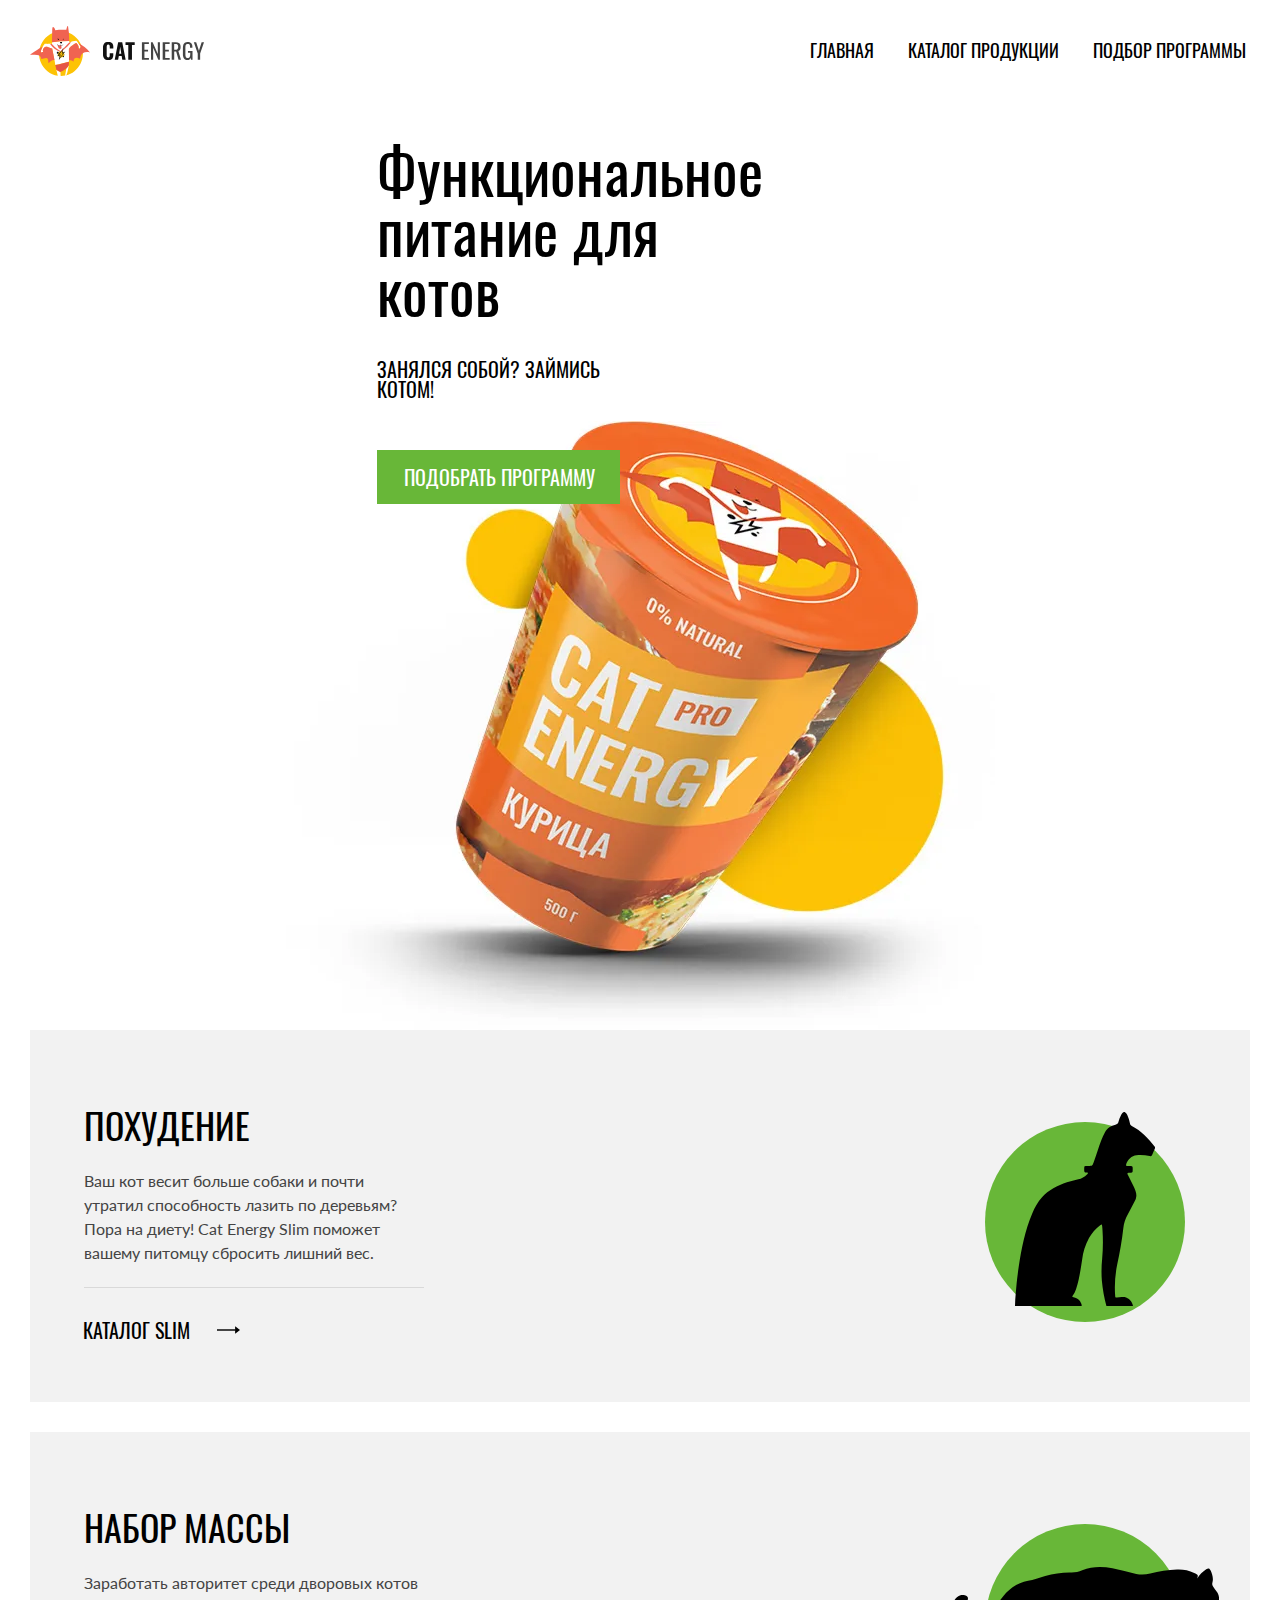
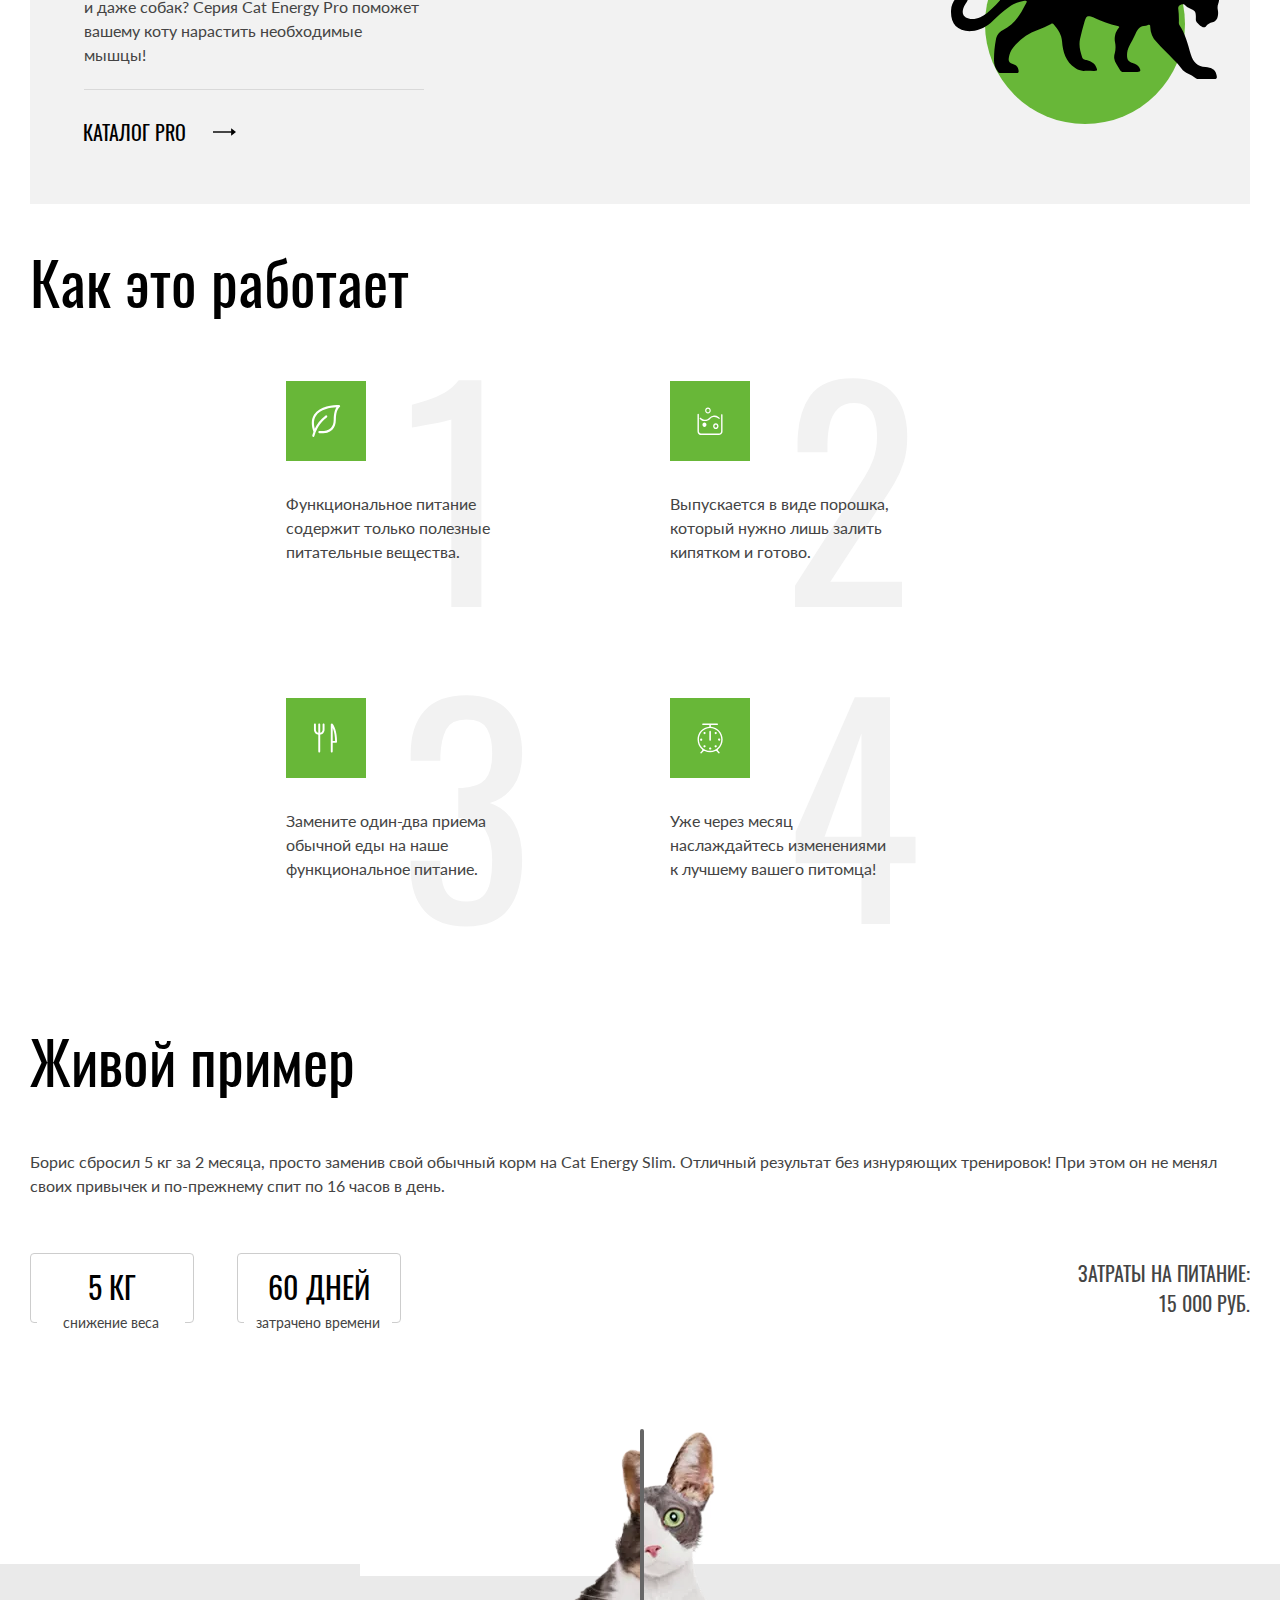
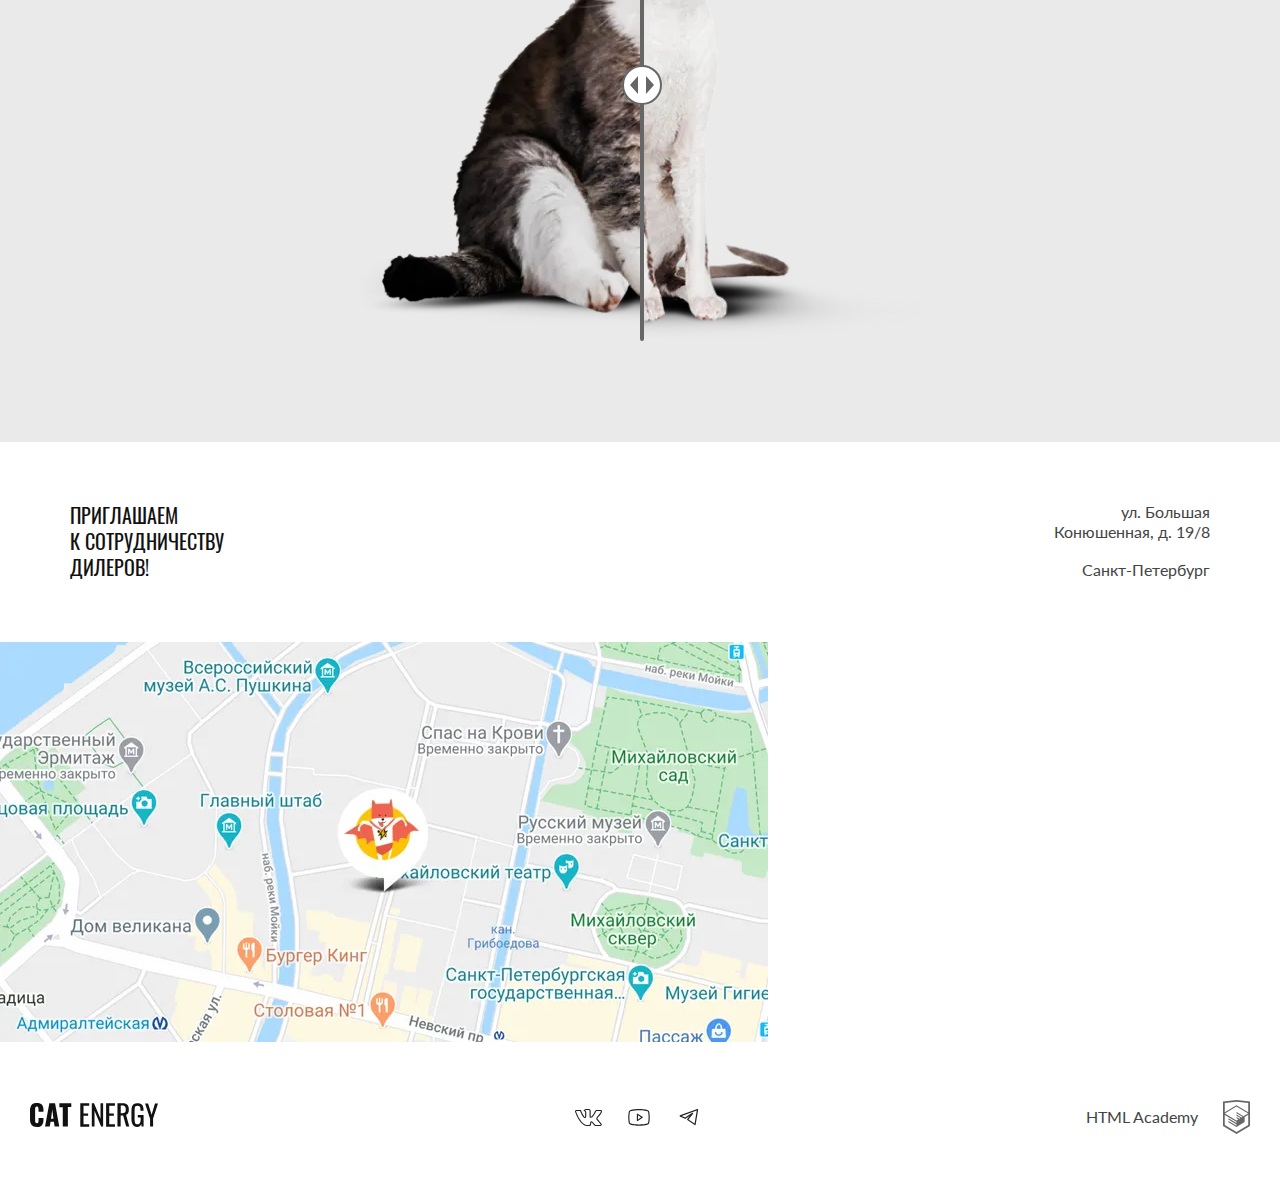
<file: index.html>
<!DOCTYPE html><html class="page" lang="ru"><head><meta charset="UTF-8"><title>Cat Energy</title><meta name="viewport" content="width=device-width,initial-scale=1"><link rel="icon" href="favicon.ico"><link rel="icon" href="favicons/icon.svg" type="image/svg+xml"><link rel="apple-touch-icon" href="favicons/apple.png"><link rel="manifest" href="manifest.webmanifest"><link rel="preload" href="fonts/lato/Lato-Regular.woff2" as="font" type="font/woff2"><link rel="preload" href="fonts/oswald/oswaldregular.woff2" as="font" type="font/woff2"><link rel="stylesheet" href="styles/styles.css"><script src="scripts/index.js" defer="defer"></script></head><body class="page__body"><header class="header"><a class="header__logo" href="#"><picture><source media="(min-width: 1440px)" width="202" height="59" type="image/svg+xml" srcset="./images/logo-desktop.svg"><source media="(min-width: 768px)" width="174" height="50" type="image/svg+xml" srcset="./images/logo-tablet.svg"><img class="header__logo-image" src="./images/logo-mobile.svg" width="33" height="38" alt="Логотип сайта Cat Energy."></picture></a><nav class="nav"><button class="nav__toggle" type="button"><span class="visually-hidden">Открыть/закрыть меню</span></button><ul class="nav__list"><li class="nav__item"><a class="nav__link nav__link--current" href="#">Главная</a></li><li class="nav__item"><a class="nav__link" href="catalogue.html">Каталог продукции</a></li><li class="nav__item"><a class="nav__link" href="selection.html">Подбор программы</a></li></ul></nav></header><main class="main"><section class="hero"><div class="hero__block"><div class="hero__wrapper"><div class="hero__offer"><h1 class="hero__title title">Функциональное питание для котов</h1><p class="hero__text">Занялся собой? Займись котом!</p></div></div><a class="hero__link" href="selection.html">Подобрать программу</a></div></section><section class="programs"><h2 class="visually-hidden">Выбор программы</h2><ul class="programs__list"><li class="programs__item programs__item--slim"><h3 class="programs__title">Похудение</h3><p class="programs__text">Ваш кот весит больше собаки и почти утратил способность лазить по деревьям? Пора на диету! Cat Energy Slim поможет вашему питомцу сбросить лишний вес.</p><a class="programs__link" href="#">Каталог slim</a></li><li class="programs__item programs__item--gain"><h3 class="programs__title">Набор массы</h3><p class="programs__text">Заработать авторитет среди дворовых котов и даже собак? Серия Cat Energy Pro поможет вашему коту нарастить необходимые мышцы!</p><a class="programs__link" href="#">Каталог pro</a></li></ul></section><section class="how"><h2 class="how__title">Как это работает</h2><ul class="how__list"><li class="how__item how__item--leaf">Функциональное питание содержит только полезные питательные вещества.</li><li class="how__item how__item--powder">Выпускается в виде порошка, который нужно лишь залить кипятком и готово.</li><li class="how__item how__item--food">Замените один-два приема обычной еды на наше функциональное питание.</li><li class="how__item how__item--clock">Уже через месяц наслаждайтесь изменениями к лучшему вашего&nbsp;питомца!</li></ul></section><section class="example"><h2 class="example__title"><span class="example__title-text">Живой пример</span></h2><div class="example__block"><p class="example__description">Борис сбросил 5 кг за 2 месяца, просто заменив свой обычный корм на Cat Energy Slim. Отличный результат без&nbsp;изнуряющих тренировок! При этом он не менял своих привычек и по-прежнему спит по 16 часов в день.</p><div class="example__wrapper"><ul class="example-list"><li class="example-list__item"><p class="example-list__content">5 кг</p><p class="example-list__caption">снижение веса</p></li><li class="example-list__item"><p class="example-list__content">60 дней</p><p class="example-list__caption">затрачено времени</p></li></ul><div class="example__costs costs"><p class="costs__title">Затраты на питание:</p><p class="costs__content">15 000 руб.</p></div></div><div class="example__demo"><div class="example__slider slider"><button class="slider__button" type="button"><span class="visually-hidden">Ползунок слайдера.</span></button><div class="slider__wrapper-before"><picture><source type="image/webp" media="(min-width: 768px)" srcset="images/cat-before-tablet@1x.webp, images/cat-before-tablet@2x.webp 2x" width="560" height="512"><source type="image/webp" srcset="images/cat-before-mobile@1x.webp, images/cat-before-mobile@2x.webp 2x" width="280" height="256"><source type="image/png" media="(min-width: 768px)" srcset="images/cat-before-tablet@1x.png, images/cat-before-tablet@2x.png 2x" width="560" height="512"><img class="slider__image slider__image--before" src="images/cat-before-tablet@1x.png" srcset="images/cat-before-tablet@2x.png 2x" width="280" height="256" alt="Кот Борис до корма Cat Energy Slim - тучный."></picture></div><div class="slider__wrapper-after"><picture><source type="image/webp" media="(min-width: 768px)" srcset="images/cat-after-tablet@1x.webp, images/cat-after-tablet@2x.webp 2x" width="560" height="512"><source type="image/webp" srcset="images/cat-after-mobile@1x.webp, images/cat-after-mobile@2x.webp 2x" width="280" height="256"><source type="image/png" media="(min-width: 768px)" srcset="images/cat-after-tablet@1x.png, images/cat-after-tablet@2x.png 2x" width="560" height="512"><img class="slider__image slider__image--after" src="images/cat-after-tablet@1x.png" srcset="images/cat-after-tablet@2x.png 2x" width="280" height="256" alt="Кот Борис после корма Cat Energy Slim - здоровый."></picture></div></div></div></div></section></main><footer class="footer"><div class="footer__invitation-container"><div class="footer__invitation"><div class="footer__invitation-text">Приглашаем к&nbsp;сотрудничеству дилеров!</div><address class="footer__invitation-address"><div class="footer__invitation-street">ул. Большая Конюшенная, д. 19/8</div><div class="footer__invitation-city">Санкт-Петербург</div></address></div><div class="footer__map-wrapper"><div class="footer__map"><iframe src="https://www.google.com/maps/embed?pb=!1m18!1m12!1m3!1d1998.6036257198339!2d30.320472477539116!3d59.9387191620933!2m3!1f0!2f0!3f0!3m2!1i1024!2i768!4f13.1!3m3!1m2!1s0x4696310fca145cc1%3A0x42b32648d8238007!2z0JHQvtC70YzRiNCw0Y8g0JrQvtC90Y7RiNC10L3QvdCw0Y8g0YPQuy4sIDE5LzgsINCh0LDQvdC60YIt0J_QtdGC0LXRgNCx0YPRgNCzLCDQoNC-0YHRgdC40Y8sIDE5MTE4Ng!5e0!3m2!1sru!2slv!4v1737383691921!5m2!1sru!2slv" width="600" style="border:0;" allowfullscreen="" loading="lazy" referrerpolicy="no-referrer-when-downgrade"></iframe></div><div class="footer__map-picture"><picture><source type="image/webp" media="(min-width: 1440px)" srcset="images/index-map-desktop@1x.webp, images/index-map-desktop@2x.webp 2x" width="1440" height="400"><source type="image/webp" media="(min-width: 768px)" srcset="images/index-map-tablet@1x.webp, images/index-map-tablet@2x.webp 2x" width="768" height="400"><source type="image/webp" srcset="images/index-map-mobile@1x.webp, images/index-map-mobile@2x.webp 2x" width="320" height="362"><source type="image/jpeg" media="(min-width: 1440px)" srcset="images/index-map-desktop@1x.jpg, images/index-map-desktop@2x.jpg 2x" width="1440" height="400"><source type="image/jpeg" media="(min-width: 768px)" srcset="images/index-map-tablet@1x.jpg, images/index-map-tablet@2x.jpg 2x" width="768" height="400"><img class="footer__map-image" src="images/index-map-mobile@1x.jpg" srcset="images/index-map-mobile@2x.jpg 2x" width="320" height="362" alt="Карта месторасположения магазина Cat Energy."></picture></div></div></div><div class="footer__details-container"><div class="footer__details"><a class="footer__details-link" href="#" aria-label="Ссылка на главную страницу"><svg class="footer__logo" width="128" height="24" viewBox="0 0 128 24" fill="none" xmlns="http://www.w3.org/2000/svg"><use href="./../icons/stack.svg#cat-energy-logo"></use></svg></a><div class="footer__socials-wrapper"><ul class="footer__socials socials"><li class="socials__item socials__item--vk"><a class="socials__link socials__link--vk" href="#"><span class="visually-hidden">Мы в ВКонтакте</span></a></li><li class="socials__item socials__item--youtube"><a class="socials__link socials__link--youtube" href="#"><span class="visually-hidden">Мы на YouTube</span></a></li><li class="socials__item socials__item--telegram"><a class="socials__link socials__link--telegram" href="#"><span class="visually-hidden">Мы в Телеграме</span></a></li></ul></div><div class="footer__copyright"><a class="footer__link" href="#">HTML Academy <svg class="footer__logo-link" width="27" height="34" viewBox="0 0 27 34" fill="none" xmlns="http://www.w3.org/2000/svg"><use href="./../icons/stack.svg#html-academy-logo"></use></svg></a></div></div></div></footer></body></html>
</file>
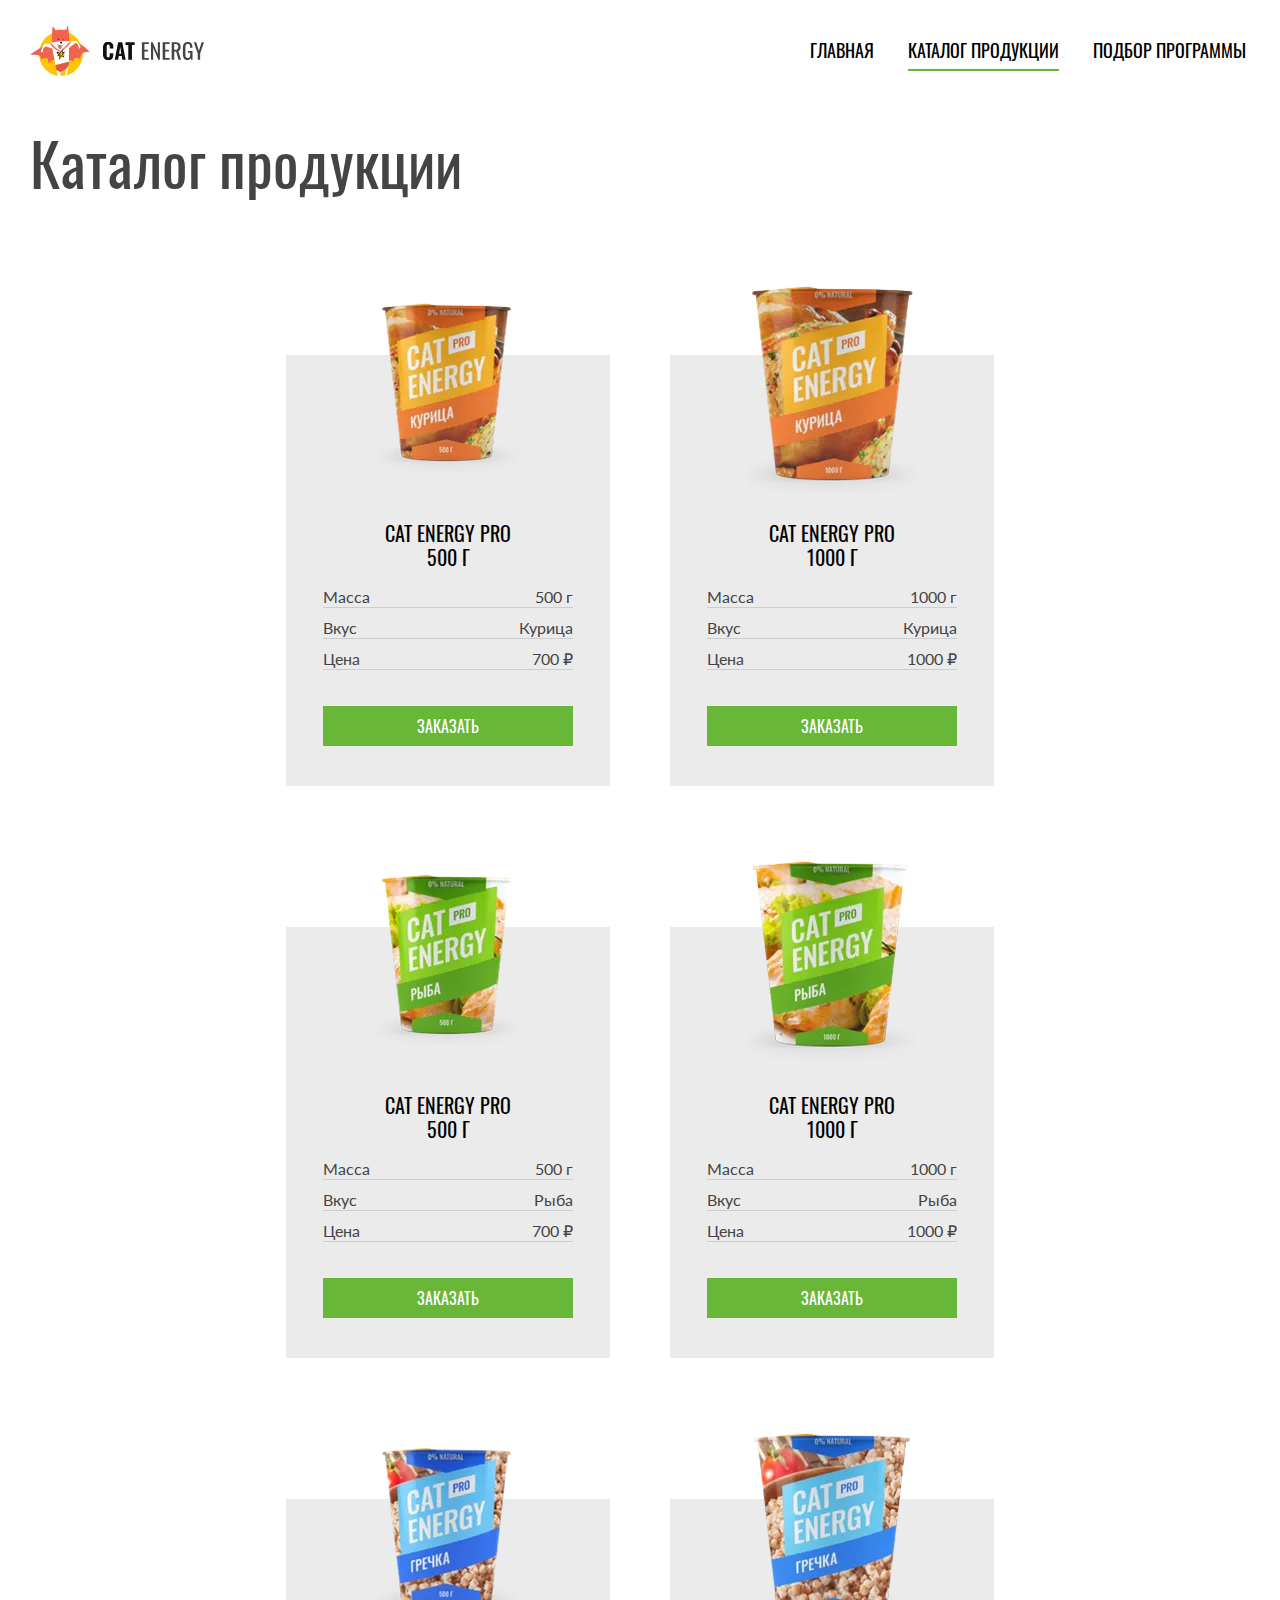
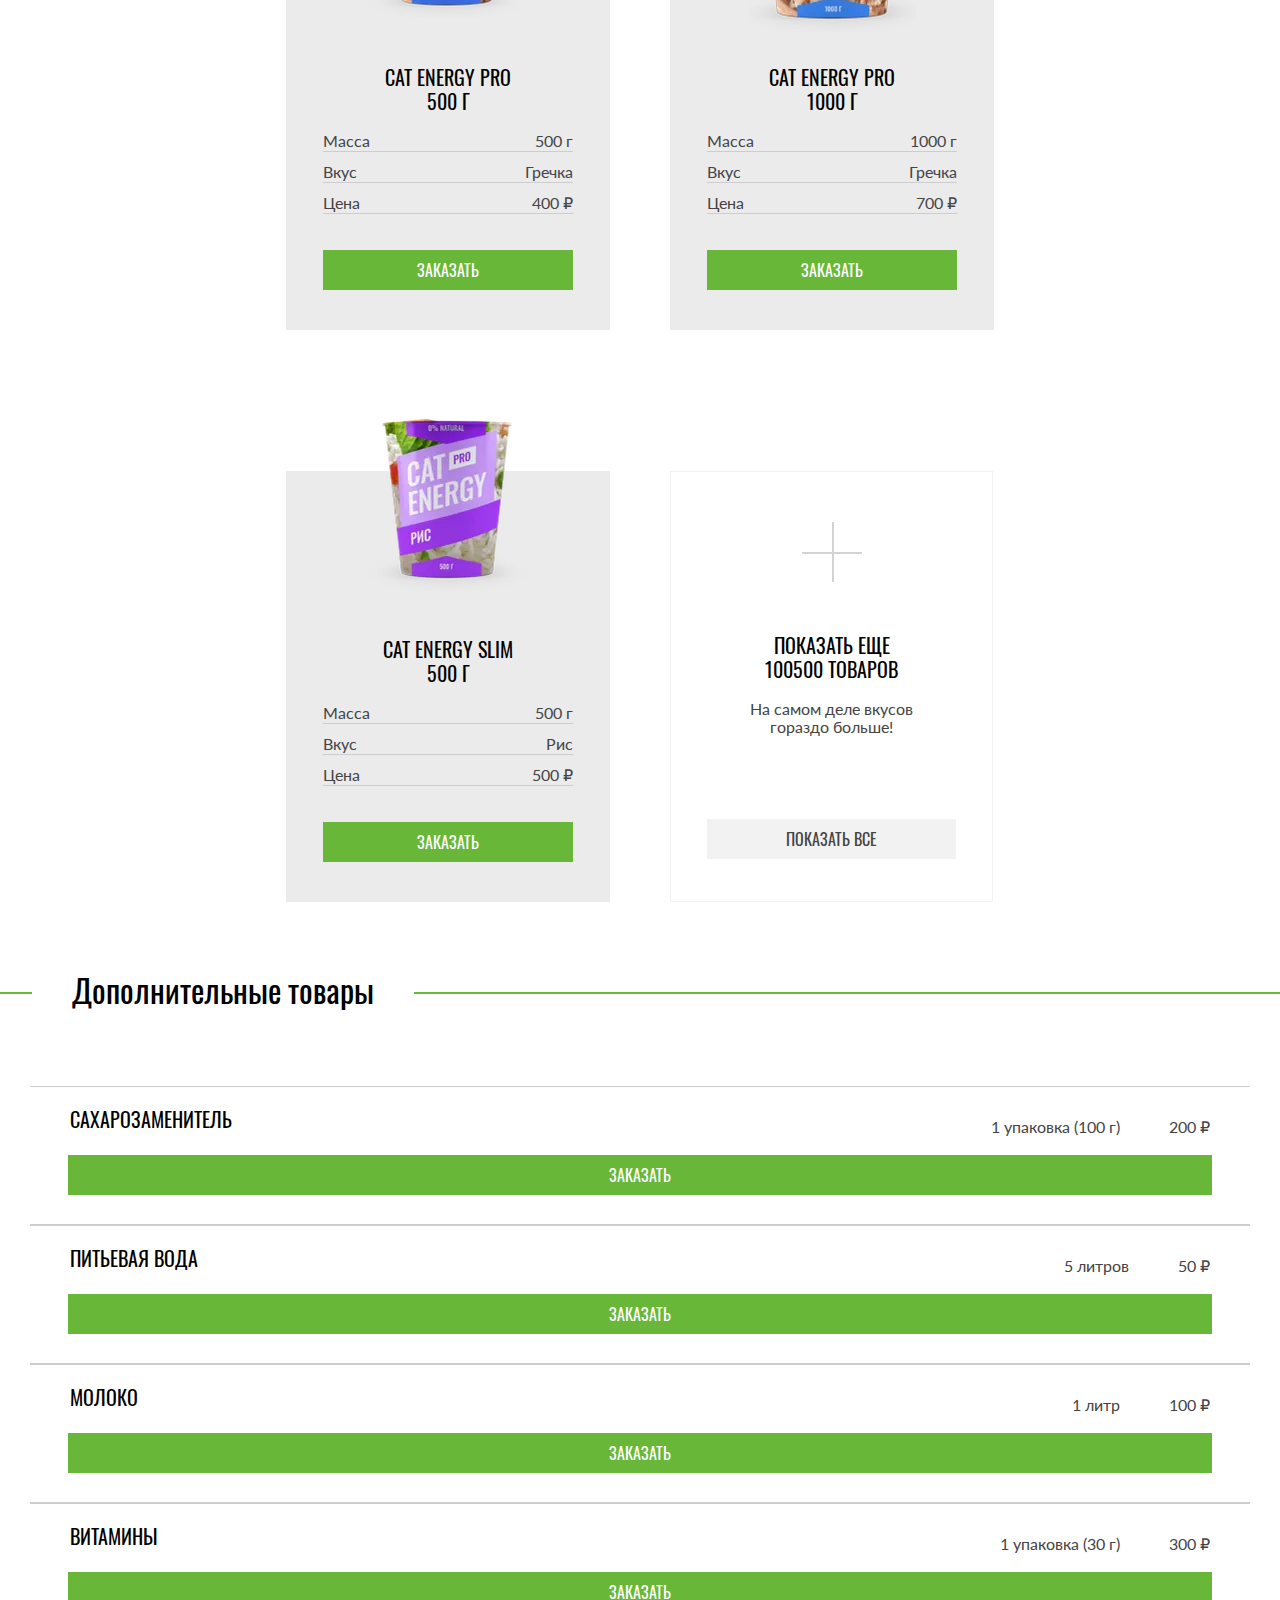
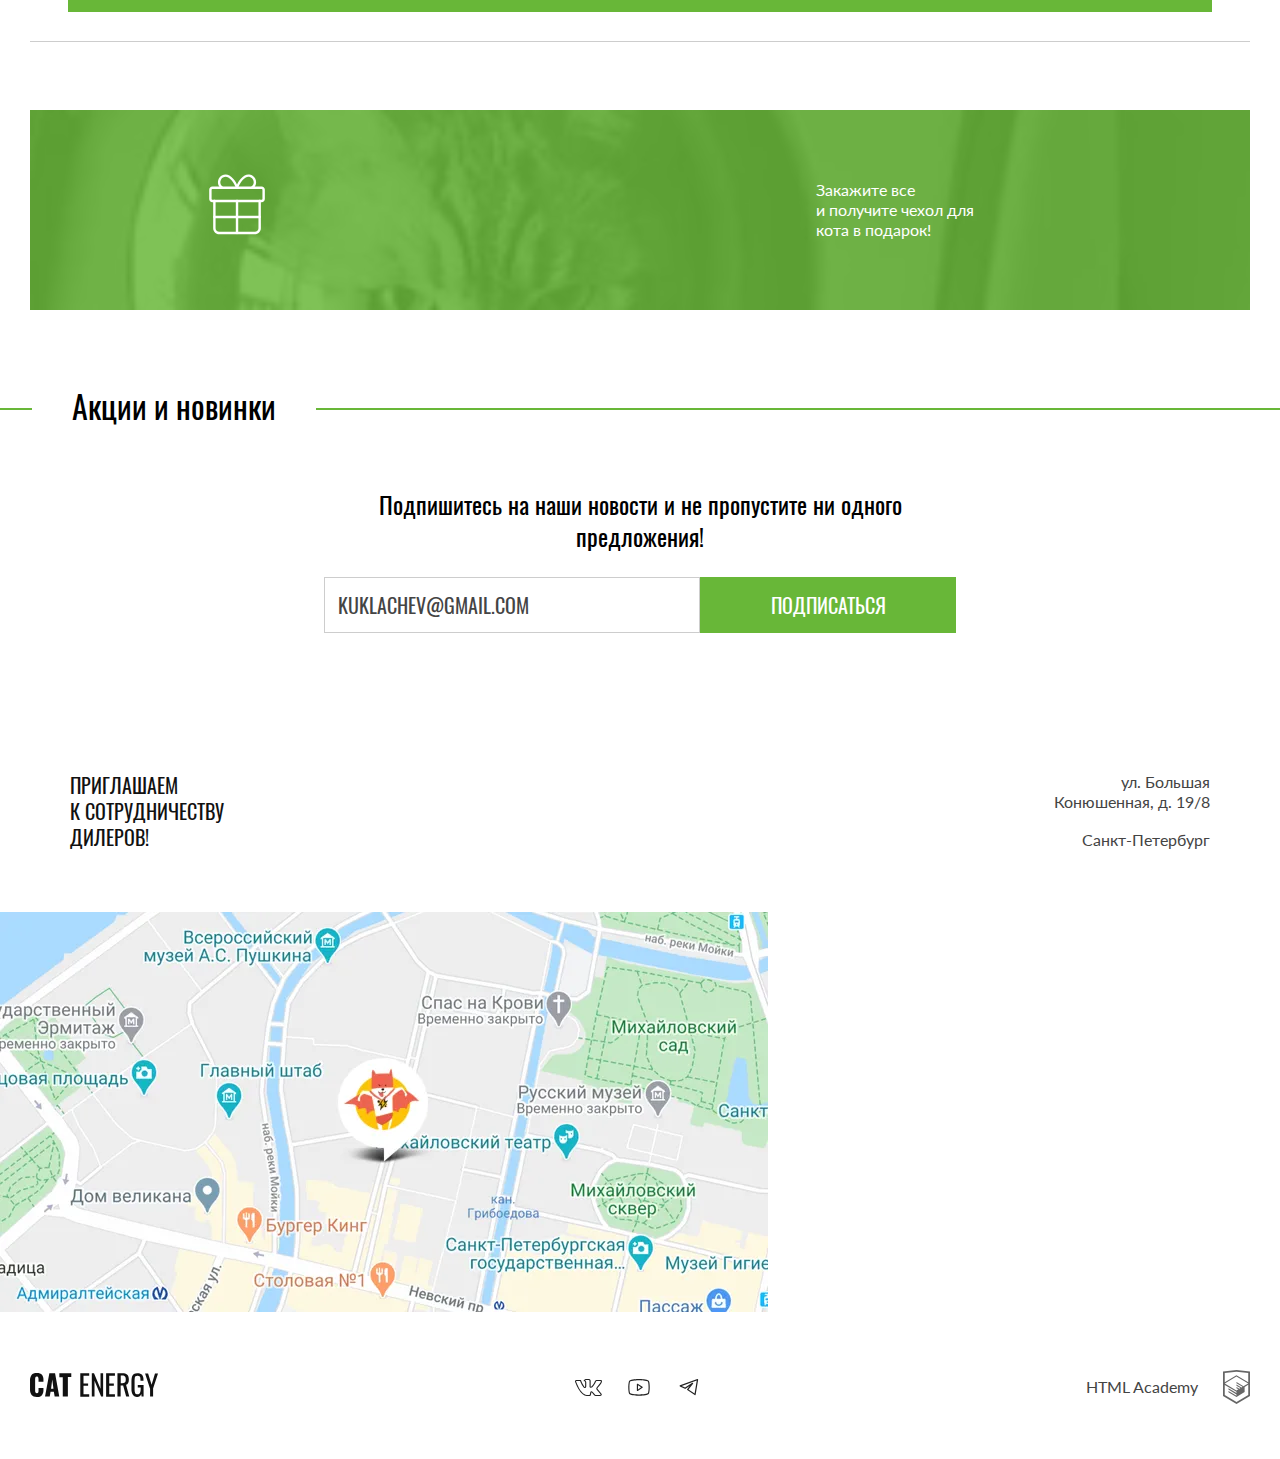
<file: catalogue.html>
<!DOCTYPE html><html class="page" lang="ru"><head><meta charset="UTF-8"><title>Cat Energy</title><meta name="viewport" content="width=device-width,initial-scale=1"><link rel="icon" href="favicon.ico"><link rel="icon" href="favicons/icon.svg" type="image/svg+xml"><link rel="apple-touch-icon" href="favicons/apple.png"><link rel="manifest" href="manifest.webmanifest"><link rel="preload" href="fonts/lato/Lato-Regular.woff2" as="font" type="font/woff2"><link rel="preload" href="fonts/oswald/oswaldregular.woff2" as="font" type="font/woff2"><link rel="stylesheet" href="styles/styles.css"><script src="scripts/index.js" defer="defer"></script></head><body class="page__body"><header class="header"><a class="header__logo" href="index.html"><picture><source media="(min-width: 1440px)" width="202" height="59" type="image/svg+xml" srcset="./images/logo-desktop.svg"><source media="(min-width: 768px)" width="174" height="50" type="image/svg+xml" srcset="./images/logo-tablet.svg"><img class="header__logo-image" src="./images/logo-mobile.svg" width="33" height="38" alt="Логотип сайта Cat Energy."></picture></a><nav class="nav"><button class="nav__toggle" type="button"><span class="visually-hidden">Открыть/закрыть меню</span></button><ul class="nav__list"><li class="nav__item"><a class="nav__link nav__link--black" href="index.html">Главная</a></li><li class="nav__item"><a class="nav__link nav__link--black nav__link--current-black" href="#">Каталог продукции</a></li><li class="nav__item"><a class="nav__link nav__link--black" href="selection.html">Подбор программы</a></li></ul></nav></header><main class="main"><section class="products"><h1 class="products__title title">Каталог продукции</h1><ul class="products__cards"><li class="products__card card"><div class="card__container"><a class="card__image-link" href="#"><picture><source type="image/webp" media="(min-width: 1440px)" srcset="images/products/product-1-desktop@1x.webp, images/products/product-1-desktop@2x.webp 2x" width="169" height="210"><source type="image/webp" media="(min-width: 768px)" srcset="images/products/product-1-tablet@1x.webp, images/products/product-1-tablet@2x.webp 2x" width="200" height="210"><source type="image/webp" srcset="images/products/product-1-mobile@1x.webp, images/products/product-1-mobile@2x.webp 2x" width="140" height="107"><source type="image/png" media="(min-width: 1440px)" srcset="images/products/product-1-desktop@1x.png, images/products/product-1-desktop@2x.png 2x" width="169" height="210"><source type="image/png" media="(min-width: 768px)" srcset="images/products/product-1-tablet@1x.png, images/products/product-1-tablet@2x.png 2x" width="200" height="210"><img class="card__image" src="images/products/product-1-mobile@1x.png" srcset="images/products/product-1-mobile@2x.png 2x" width="140" height="107" alt="Cat Energy Pro 500 г с курицей."></picture></a><div class="card__info"><a class="card__name" href="#">Cat Energy Pro 500 г</a><ul class="card__details"><li class="detail"><span class="detail__name">Масса</span> <span class="detail__value">500 г</span></li><li class="detail"><span class="detail__name">Вкус</span> <span class="detail__value">Курица</span></li><li class="detail"><span class="detail__name">Цена</span> <span class="detail__value">700 ₽</span></li></ul></div></div><a class="card__btn" href="#">Заказать</a></li><li class="products__card card"><div class="card__container"><a class="card__image-link" href="#"><picture><source type="image/webp" media="(min-width: 1440px)" srcset="images/products/product-2-desktop@1x.webp, images/products/product-2-desktop@2x.webp 2x" width="169" height="210"><source type="image/webp" media="(min-width: 768px)" srcset="images/products/product-2-tablet@1x.webp, images/products/product-2-tablet@2x.webp 2x" width="200" height="210"><source type="image/webp" srcset="images/products/product-2-mobile@1x.webp, images/products/product-2-mobile@2x.webp 2x" width="140" height="107"><source type="image/png" media="(min-width: 1440px)" srcset="images/products/product-2-desktop@1x.png, images/products/product-2-desktop@2x.png 2x" width="169" height="210"><source type="image/png" media="(min-width: 768px)" srcset="images/products/product-2-tablet@1x.png, images/products/product-2-tablet@2x.png 2x" width="200" height="210"><img class="card__image" src="images/products/product-2-mobile@1x.png" srcset="images/products/product-2-mobile@2x.png 2x" width="140" height="107" alt="Cat Energy Pro 1000 г с курицей."></picture></a><div class="card__info"><a class="card__name" href="#">Cat Energy Pro 1000 г</a><ul class="card__details"><li class="detail"><span class="detail__name">Масса</span> <span class="detail__value">1000 г</span></li><li class="detail"><span class="detail__name">Вкус</span> <span class="detail__value">Курица</span></li><li class="detail"><span class="detail__name">Цена</span> <span class="detail__value">1000 ₽</span></li></ul></div></div><a class="card__btn" href="#">Заказать</a></li><li class="products__card card"><div class="card__container"><a class="card__image-link" href="#"><picture><source type="image/webp" media="(min-width: 1440px)" srcset="images/products/product-3-desktop@1x.webp, images/products/product-3-desktop@2x.webp 2x" width="169" height="210"><source type="image/webp" media="(min-width: 768px)" srcset="images/products/product-3-tablet@1x.webp, images/products/product-3-tablet@2x.webp 2x" width="200" height="210"><source type="image/webp" srcset="images/products/product-3-mobile@1x.webp, images/products/product-3-mobile@2x.webp 2x" width="140" height="107"><source type="image/png" media="(min-width: 1440px)" srcset="images/products/product-3-desktop@1x.png, images/products/product-3-desktop@2x.png 2x" width="169" height="210"><source type="image/png" media="(min-width: 768px)" srcset="images/products/product-3-tablet@1x.png, images/products/product-3-tablet@2x.png 2x" width="200" height="210"><img class="card__image" src="images/products/product-3-mobile@1x.png" srcset="images/products/product-3-mobile@2x.png 2x" width="140" height="107" alt="Cat Energy Pro 500 г с рыбой."></picture></a><div class="card__info"><a class="card__name" href="#">Cat Energy Pro 500 г</a><ul class="card__details"><li class="detail"><span class="detail__name">Масса</span> <span class="detail__value">500 г</span></li><li class="detail"><span class="detail__name">Вкус</span> <span class="detail__value">Рыба</span></li><li class="detail"><span class="detail__name">Цена</span> <span class="detail__value">700 ₽</span></li></ul></div></div><a class="card__btn" href="#">Заказать</a></li><li class="products__card card"><div class="card__container"><a class="card__image-link" href="#"><picture><source type="image/webp" media="(min-width: 1440px)" srcset="images/products/product-4-desktop@1x.webp, images/products/product-4-desktop@2x.webp 2x" width="169" height="210"><source type="image/webp" media="(min-width: 768px)" srcset="images/products/product-4-tablet@1x.webp, images/products/product-4-tablet@2x.webp 2x" width="200" height="210"><source type="image/webp" srcset="images/products/product-4-mobile@1x.webp, images/products/product-4-mobile@2x.webp 2x" width="140" height="107"><source type="image/png" media="(min-width: 1440px)" srcset="images/products/product-4-desktop@1x.png, images/products/product-4-desktop@2x.png 2x" width="169" height="210"><source type="image/png" media="(min-width: 768px)" srcset="images/products/product-4-tablet@1x.png, images/products/product-4-tablet@2x.png 2x" width="200" height="210"><img class="card__image" src="images/products/product-4-mobile@1x.png" srcset="images/products/product-4-mobile@2x.png 2x" width="140" height="107" alt="Cat Energy Pro 1000 г с рыбой."></picture></a><div class="card__info"><a class="card__name" href="#">Cat Energy Pro 1000 г</a><ul class="card__details"><li class="detail"><span class="detail__name">Масса</span> <span class="detail__value">1000 г</span></li><li class="detail"><span class="detail__name">Вкус</span> <span class="detail__value">Рыба</span></li><li class="detail"><span class="detail__name">Цена</span> <span class="detail__value">1000 ₽</span></li></ul></div></div><a class="card__btn" href="#">Заказать</a></li><li class="products__card card"><div class="card__container"><a class="card__image-link" href="#"><picture><source type="image/webp" media="(min-width: 1440px)" srcset="images/products/product-5-desktop@1x.webp, images/products/product-5-desktop@2x.webp 2x" width="169" height="210"><source type="image/webp" media="(min-width: 768px)" srcset="images/products/product-5-tablet@1x.webp, images/products/product-5-tablet@2x.webp 2x" width="200" height="210"><source type="image/webp" srcset="images/products/product-5-mobile@1x.webp, images/products/product-5-mobile@2x.webp 2x" width="140" height="107"><source type="image/png" media="(min-width: 1440px)" srcset="images/products/product-5-desktop@1x.png, images/products/product-5-desktop@2x.png 2x" width="169" height="210"><source type="image/png" media="(min-width: 768px)" srcset="images/products/product-5-tablet@1x.png, images/products/product-5-tablet@2x.png 2x" width="200" height="210"><img class="card__image" src="images/products/product-5-mobile@1x.png" srcset="images/products/product-5-mobile@2x.png 2x" width="140" height="107" alt="Cat Energy Pro 500 г с гречкой."></picture></a><div class="card__info"><a class="card__name" href="#">Cat Energy Pro 500 г</a><ul class="card__details"><li class="detail"><span class="detail__name">Масса</span> <span class="detail__value">500 г</span></li><li class="detail"><span class="detail__name">Вкус</span> <span class="detail__value">Гречка</span></li><li class="detail"><span class="detail__name">Цена</span> <span class="detail__value">400 ₽</span></li></ul></div></div><a class="card__btn" href="#">Заказать</a></li><li class="products__card card"><div class="card__container"><a class="card__image-link" href="#"><picture><source type="image/webp" media="(min-width: 1440px)" srcset="images/products/product-6-desktop@1x.webp, images/products/product-6-desktop@2x.webp 2x" width="169" height="210"><source type="image/webp" media="(min-width: 768px)" srcset="images/products/product-6-tablet@1x.webp, images/products/product-6-tablet@2x.webp 2x" width="200" height="210"><source type="image/webp" srcset="images/products/product-6-mobile@1x.webp, images/products/product-6-mobile@2x.webp 2x" width="140" height="107"><source type="image/png" media="(min-width: 1440px)" srcset="images/products/product-6-desktop@1x.png, images/products/product-6-desktop@2x.png 2x" width="169" height="210"><source type="image/png" media="(min-width: 768px)" srcset="images/products/product-6-tablet@1x.png, images/products/product-6-tablet@2x.png 2x" width="200" height="210"><img class="card__image" src="images/products/product-6-mobile@1x.png" srcset="images/products/product-6-mobile@2x.png 2x" width="140" height="107" alt="Cat Energy Pro 1000 г с гречкой."></picture></a><div class="card__info"><a class="card__name" href="#">Cat Energy Pro 1000 г</a><ul class="card__details"><li class="detail"><span class="detail__name">Масса</span> <span class="detail__value">1000 г</span></li><li class="detail"><span class="detail__name">Вкус</span> <span class="detail__value">Гречка</span></li><li class="detail"><span class="detail__name">Цена</span> <span class="detail__value">700 ₽</span></li></ul></div></div><a class="card__btn" href="#">Заказать</a></li><li class="products__card card"><div class="card__container"><a class="card__image-link" href="#"><picture><source type="image/webp" media="(min-width: 1440px)" srcset="images/products/product-7-desktop@1x.webp, images/products/product-7-desktop@2x.webp 2x" width="169" height="210"><source type="image/webp" media="(min-width: 768px)" srcset="images/products/product-7-tablet@1x.webp, images/products/product-7-tablet@2x.webp 2x" width="200" height="210"><source type="image/webp" srcset="images/products/product-7-mobile@1x.webp, images/products/product-7-mobile@2x.webp 2x" width="140" height="107"><source type="image/png" media="(min-width: 1440px)" srcset="images/products/product-7-desktop@1x.png, images/products/product-7-desktop@2x.png 2x" width="169" height="210"><source type="image/png" media="(min-width: 768px)" srcset="images/products/product-7-tablet@1x.png, images/products/product-7-tablet@2x.png 2x" width="200" height="210"><img class="card__image" src="images/products/product-6-mobile@1x.png" srcset="images/products/product-6-mobile@2x.png 2x" width="140" height="107" alt="Cat Energy Slim 500 г с рисом."></picture></a><div class="card__info"><a class="card__name" href="#">Cat Energy Slim 500 г</a><ul class="card__details"><li class="detail"><span class="detail__name">Масса</span> <span class="detail__value">500 г</span></li><li class="detail"><span class="detail__name">Вкус</span> <span class="detail__value">Рис</span></li><li class="detail"><span class="detail__name">Цена</span> <span class="detail__value">500 ₽</span></li></ul></div></div><a class="card__btn" href="#">Заказать</a></li><li class="products__more more"><div class="more__details"><p class="more__title">Показать еще 100500 товаров</p><p class="more__info">На самом деле вкусов гораздо больше!</p></div><a class="more__btn" href="#">Показать все</a></li></ul></section><section class="addons"><h2 class="addons__subtitle inner-subtitle"><span class="inner-subtitle__wrapper"><span class="inner-subtitle__text">Дополнительные товары</span></span></h2><div class="addons__wrapper"><ul class="addons__cards"><li class="addons__card"><div class="addons__info"><h3 class="addons__name">Сахарозаменитель</h3><div class="addons__details"><span class="addons__detail-name">1 упаковка (100 г)</span> <span class="addons__detail-price">200 ₽</span></div></div><a class="addons__btn" href="#">Заказать</a></li><li class="addons__card"><div class="addons__info"><h3 class="addons__name">Питьевая вода</h3><div class="addons__details"><span class="addons__detail-name">5 литров</span> <span class="addons__detail-price">50 ₽</span></div></div><a class="addons__btn" href="#">Заказать</a></li><li class="addons__card"><div class="addons__info"><h3 class="addons__name">Молоко</h3><div class="addons__details"><span class="addons__detail-name">1 литр</span> <span class="addons__detail-price">100 ₽</span></div></div><a class="addons__btn" href="#">Заказать</a></li><li class="addons__card"><div class="addons__info"><h3 class="addons__name">Витамины</h3><div class="addons__details"><span class="addons__detail-name">1 упаковка (30 г)</span> <span class="addons__detail-price">300 ₽</span></div></div><a class="addons__btn" href="#">Заказать</a></li></ul><a class="addons__banner" href="#"><p class="addons__banner-text">Закажите все и&nbsp;получите чехол для кота в подарок!</p></a></div></section><section class="news"><h2 class="news__subtitle inner-subtitle"><span class="inner-subtitle__wrapper"><span class="inner-subtitle__text">Акции и новинки</span></span></h2><div class="news__wrapper"><p class="news__promo">Подпишитесь на наши новости и не пропустите ни одного предложения!</p><form class="news__form" action="https://echo.htmlacademy.ru" method="POST"><label class="visually-hidden" for="email"></label> <input class="news__input" id="email" type="email" name="email" value="kuklachev@gmail.com" placeholder="Ваша почта" required> <button class="news__btn" type="submit">Подписаться</button></form></div></section></main><footer class="footer"><div class="footer__invitation-container"><div class="footer__invitation"><div class="footer__invitation-text">Приглашаем к&nbsp;сотрудничеству дилеров!</div><address class="footer__invitation-address"><div class="footer__invitation-street">ул. Большая Конюшенная, д. 19/8</div><div class="footer__invitation-city">Санкт-Петербург</div></address></div><div class="footer__map-wrapper"><div class="footer__map"><iframe src="https://www.google.com/maps/embed?pb=!1m18!1m12!1m3!1d1998.6036257198339!2d30.320472477539116!3d59.9387191620933!2m3!1f0!2f0!3f0!3m2!1i1024!2i768!4f13.1!3m3!1m2!1s0x4696310fca145cc1%3A0x42b32648d8238007!2z0JHQvtC70YzRiNCw0Y8g0JrQvtC90Y7RiNC10L3QvdCw0Y8g0YPQuy4sIDE5LzgsINCh0LDQvdC60YIt0J_QtdGC0LXRgNCx0YPRgNCzLCDQoNC-0YHRgdC40Y8sIDE5MTE4Ng!5e0!3m2!1sru!2slv!4v1737383691921!5m2!1sru!2slv" width="600" style="border:0;" allowfullscreen="" loading="lazy" referrerpolicy="no-referrer-when-downgrade"></iframe></div><div class="footer__map-picture"><picture><source type="image/webp" media="(min-width: 1440px)" srcset="images/index-map-desktop@1x.webp, images/index-map-desktop@2x.webp 2x" width="1440" height="400"><source type="image/webp" media="(min-width: 768px)" srcset="images/index-map-tablet@1x.webp, images/index-map-tablet@2x.webp 2x" width="768" height="400"><source type="image/webp" srcset="images/index-map-mobile@1x.webp, images/index-map-mobile@2x.webp 2x" width="320" height="362"><source type="image/jpeg" media="(min-width: 1440px)" srcset="images/index-map-desktop@1x.jpg, images/index-map-desktop@2x.jpg 2x" width="1440" height="400"><source type="image/jpeg" media="(min-width: 768px)" srcset="images/index-map-tablet@1x.jpg, images/index-map-tablet@2x.jpg 2x" width="768" height="400"><img class="footer__map-image" src="images/index-map-mobile@1x.jpg" srcset="images/index-map-mobile@2x.jpg 2x" width="320" height="362" alt="Карта месторасположения магазина Cat Energy."></picture></div></div></div><div class="footer__details-container"><div class="footer__details"><a class="footer__details-link" href="#" aria-label="Ссылка на главную страницу"><svg class="footer__logo" width="128" height="24" viewBox="0 0 128 24" fill="none" xmlns="http://www.w3.org/2000/svg"><use href="./../icons/stack.svg#cat-energy-logo"></use></svg></a><div class="footer__socials-wrapper"><ul class="footer__socials socials"><li class="socials__item socials__item--vk"><a class="socials__link socials__link--vk" href="#"><span class="visually-hidden">Мы в ВКонтакте</span></a></li><li class="socials__item socials__item--youtube"><a class="socials__link socials__link--youtube" href="#"><span class="visually-hidden">Мы на YouTube</span></a></li><li class="socials__item socials__item--telegram"><a class="socials__link socials__link--telegram" href="#"><span class="visually-hidden">Мы в Телеграме</span></a></li></ul></div><div class="footer__copyright"><a class="footer__link" href="#">HTML Academy <svg class="footer__logo-link" width="27" height="34" viewBox="0 0 27 34" fill="none" xmlns="http://www.w3.org/2000/svg"><use href="./../icons/stack.svg#html-academy-logo"></use></svg></a></div></div></div></footer></body></html>
</file>
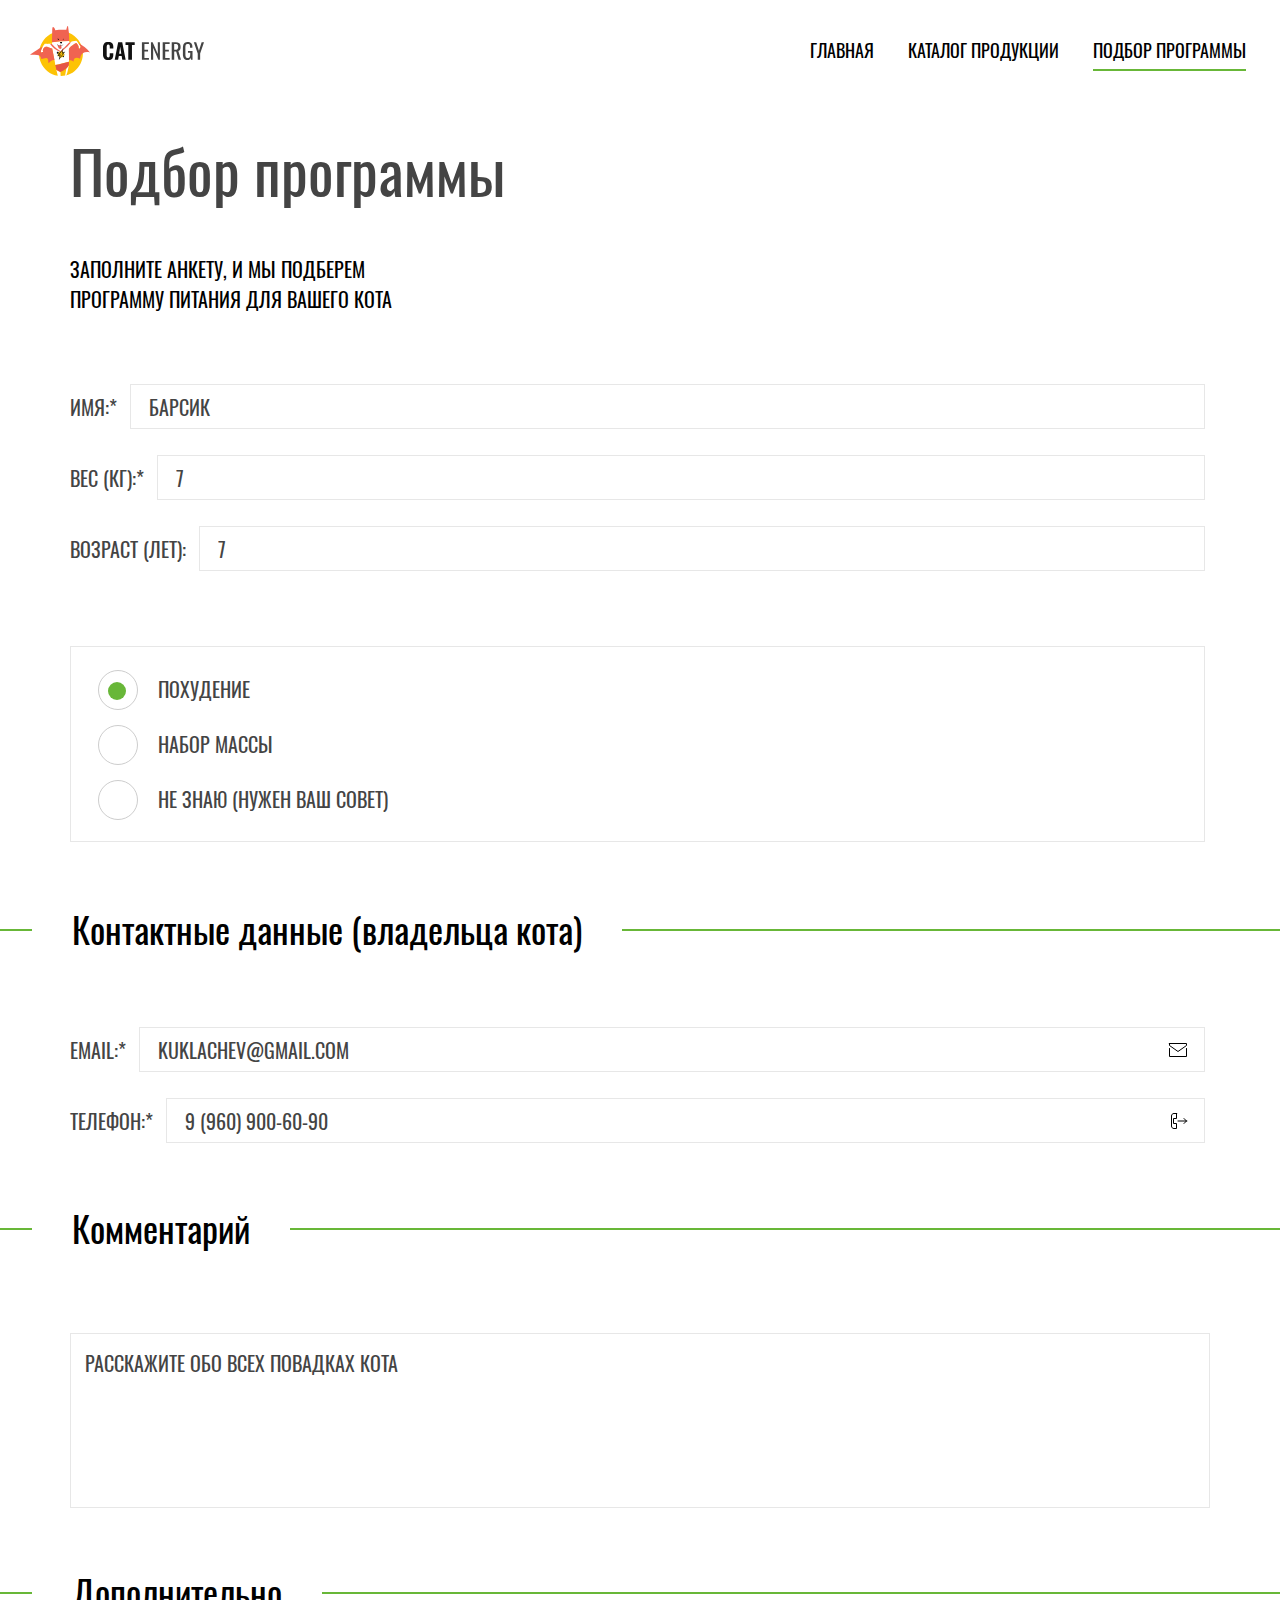
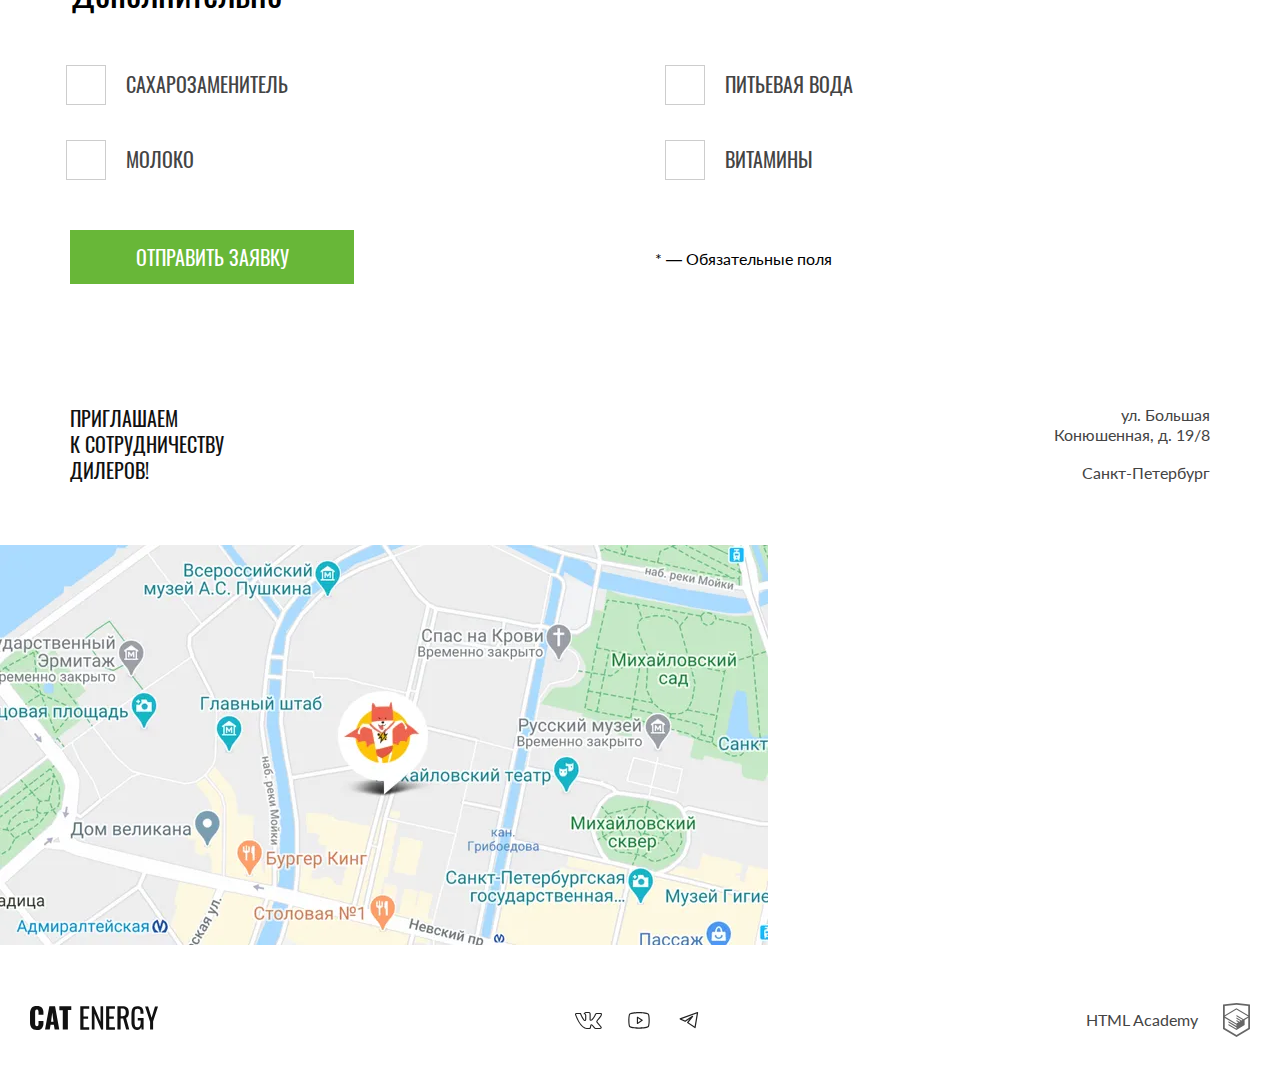
<file: selection.html>
<!DOCTYPE html><html class="page" lang="ru"><head><meta charset="UTF-8"><title>Cat Energy</title><meta name="viewport" content="width=device-width,initial-scale=1"><link rel="icon" href="favicon.ico"><link rel="icon" href="favicons/icon.svg" type="image/svg+xml"><link rel="apple-touch-icon" href="favicons/apple.png"><link rel="manifest" href="manifest.webmanifest"><link rel="preload" href="fonts/lato/Lato-Regular.woff2" as="font" type="font/woff2"><link rel="preload" href="fonts/oswald/oswaldregular.woff2" as="font" type="font/woff2"><link rel="stylesheet" href="styles/styles.css"><script src="scripts/index.js" defer="defer"></script></head><body class="page__body"><header class="header"><a class="header__logo" href="index.html"><picture><source media="(min-width: 1440px)" width="202" height="59" type="image/svg+xml" srcset="./images/logo-desktop.svg"><source media="(min-width: 768px)" width="174" height="50" type="image/svg+xml" srcset="./images/logo-tablet.svg"><img class="header__logo-image" src="./images/logo-mobile.svg" width="33" height="38" alt="Логотип сайта Cat Energy."></picture></a><nav class="nav"><button class="nav__toggle" type="button"><span class="visually-hidden">Открыть/закрыть меню</span></button><ul class="nav__list"><li class="nav__item"><a class="nav__link nav__link--black" href="index.html">Главная</a></li><li class="nav__item"><a class="nav__link nav__link--black" href="catalogue.html">Каталог продукции</a></li><li class="nav__item"><a class="nav__link nav__link--black nav__link--current-black" href="#">Подбор программы</a></li></ul></nav></header><main class="main"><section class="selection"><form class="selection__form" action="https://echo.htmlacademy.ru" method="POST"><h1 class="selection__title title">Подбор программы</h1><div class="selection__basics-wrapper"><p class="selection__instruction">Заполните анкету, и мы подберем программу питания для вашего кота</p><div class="selection__basics"><ul class="selection__inputs"><li class="selection__input-wrapper"><label class="label" for="name">Имя:*</label> <input class="input" type="text" id="name" name="name" value="Барсик" required></li><li class="selection__input-wrapper"><label class="label" for="weight">Вес (кг):*</label> <input class="input" type="number" id="weight" name="weight" value="7" required></li><li class="selection__input-wrapper"><label class="label" for="age">Возраст (лет):</label> <input class="input" type="number" id="age" name="age" value="7"></li></ul><div class="selection__radios-wrapper"><ul class="selection__radios"><li class="radio"><input class="visually-hidden radio__input" type="radio" id="loss" name="mass" value="loss" checked="checked"> <label class="label radio__label" for="loss">Похудение</label></li><li class="radio"><input class="visually-hidden radio__input" type="radio" id="gain" name="mass" value="gain"> <label class="label radio__label" for="gain">Набор массы</label></li><li class="radio"><input class="visually-hidden radio__input" type="radio" id="advice" name="mass" value="advice"> <label class="label radio__label" for="advice">Не знаю (нужен ваш совет)</label></li></ul></div></div></div><h2 class="selection__subtitle inner-subtitle"><span class="inner-subtitle__wrapper"><span class="inner-subtitle__text">Контактные данные (владельца кота)</span></span></h2><ul class="selection__contacts"><li class="selection__input-wrapper selection__input-email"><label class="label" for="email">Email:*</label> <input class="input" type="email" id="email" name="email" value="kuklachev@gmail.com" placeholder="Ваша э-почта" required></li><li class="selection__input-wrapper selection__input-phone"><label class="label" for="phone">Телефон:*</label> <input class="input" type="tel" id="phone" name="phone" value="9 (960) 900-60-90" placeholder="Ваш телефон" required></li></ul><h2 class="selection__subtitle inner-subtitle"><span class="inner-subtitle__wrapper"><span class="inner-subtitle__text">Комментарий</span></span></h2><textarea class="comment" name="comment" placeholder="Расскажите обо всех повадках кота"></textarea><h2 class="selection__subtitle inner-subtitle"><span class="inner-subtitle__wrapper"><span class="inner-subtitle__text">Дополнительно</span></span></h2><ul class="selection__addons"><li class="check"><input class="visually-hidden check__input" type="checkbox" id="sweetener" name="addon" value="sweetener"> <label class="label check__label" for="sweetener">Сахарозаменитель</label></li><li class="check"><input class="visually-hidden check__input" type="checkbox" id="water" name="addon" value="water"> <label class="label check__label" for="water">Питьевая вода</label></li><li class="check"><input class="visually-hidden check__input" type="checkbox" id="milk" name="addon" value="milk"> <label class="label check__label" for="milk">Молоко</label></li><li class="check"><input class="visually-hidden check__input" type="checkbox" id="vitamins" name="addon" value="vitamins"> <label class="label check__label" for="vitamins">Витамины</label></li></ul><div class="selection__btn-wrapper"><button class="selection__submit-btn" type="submit">Отправить заявку</button> <span class="selection__note">* &mdash; Обязательные поля</span></div></form></section></main><footer class="footer"><div class="footer__invitation-container"><div class="footer__invitation"><div class="footer__invitation-text">Приглашаем к&nbsp;сотрудничеству дилеров!</div><address class="footer__invitation-address"><div class="footer__invitation-street">ул. Большая Конюшенная, д. 19/8</div><div class="footer__invitation-city">Санкт-Петербург</div></address></div><div class="footer__map-wrapper"><div class="footer__map"><iframe src="https://www.google.com/maps/embed?pb=!1m18!1m12!1m3!1d1998.6036257198339!2d30.320472477539116!3d59.9387191620933!2m3!1f0!2f0!3f0!3m2!1i1024!2i768!4f13.1!3m3!1m2!1s0x4696310fca145cc1%3A0x42b32648d8238007!2z0JHQvtC70YzRiNCw0Y8g0JrQvtC90Y7RiNC10L3QvdCw0Y8g0YPQuy4sIDE5LzgsINCh0LDQvdC60YIt0J_QtdGC0LXRgNCx0YPRgNCzLCDQoNC-0YHRgdC40Y8sIDE5MTE4Ng!5e0!3m2!1sru!2slv!4v1737383691921!5m2!1sru!2slv" width="600" style="border:0;" allowfullscreen="" loading="lazy" referrerpolicy="no-referrer-when-downgrade"></iframe></div><div class="footer__map-picture"><picture><source type="image/webp" media="(min-width: 1440px)" srcset="images/index-map-desktop@1x.webp, images/index-map-desktop@2x.webp 2x" width="1440" height="400"><source type="image/webp" media="(min-width: 768px)" srcset="images/index-map-tablet@1x.webp, images/index-map-tablet@2x.webp 2x" width="768" height="400"><source type="image/webp" srcset="images/index-map-mobile@1x.webp, images/index-map-mobile@2x.webp 2x" width="320" height="362"><source type="image/jpeg" media="(min-width: 1440px)" srcset="images/index-map-desktop@1x.jpg, images/index-map-desktop@2x.jpg 2x" width="1440" height="400"><source type="image/jpeg" media="(min-width: 768px)" srcset="images/index-map-tablet@1x.jpg, images/index-map-tablet@2x.jpg 2x" width="768" height="400"><img class="footer__map-image" src="images/index-map-mobile@1x.jpg" srcset="images/index-map-mobile@2x.jpg 2x" width="320" height="362" alt="Карта месторасположения магазина Cat Energy."></picture></div></div></div><div class="footer__details-container"><div class="footer__details"><a class="footer__details-link" href="index.html" aria-label="Ссылка на главную страницу"><svg class="footer__logo" width="128" height="24" viewBox="0 0 128 24" fill="none" xmlns="http://www.w3.org/2000/svg"><use href="./../icons/stack.svg#cat-energy-logo"></use></svg></a><div class="footer__socials-wrapper"><ul class="footer__socials socials"><li class="socials__item socials__item--vk"><a class="socials__link socials__link--vk" href="#"><span class="visually-hidden">Мы в ВКонтакте</span></a></li><li class="socials__item socials__item--youtube"><a class="socials__link socials__link--youtube" href="#"><span class="visually-hidden">Мы на YouTube</span></a></li><li class="socials__item socials__item--telegram"><a class="socials__link socials__link--telegram" href="#"><span class="visually-hidden">Мы в Телеграме</span></a></li></ul></div><div class="footer__copyright"><a class="footer__link" href="#">HTML Academy <svg class="footer__logo-link" width="27" height="34" viewBox="0 0 27 34" fill="none" xmlns="http://www.w3.org/2000/svg"><use href="./../icons/stack.svg#html-academy-logo"></use></svg></a></div></div></div></footer></body></html>
</file>
<file: styles/styles.css>
@charset "UTF-8";
/* ГЛОБАЛЬНЫЕ СТИЛИ */
@font-face {
  font-family: "Lato";
  font-weight: 400;
  font-style: normal;
  src: url("../fonts/lato/Lato-Regular.woff2") format("woff2");
  font-display: swap;
}
@font-face {
  font-family: "Oswald";
  font-weight: 400;
  font-style: normal;
  src: url("../fonts/oswald/oswaldregular.woff2") format("woff2");
  font-display: swap;
}
/* здесь используйте глобальные селекторы img, body, html и так далее */
*,
*::before,
*::after {
  box-sizing: border-box;
}

body {
  font-family: "Lato", sans-serif;
  font-weight: 400;
  color: #444444;
  margin: 0;
}

img {
  max-width: 100%;
  height: auto;
  object-fit: contain;
}

.visually-hidden {
  position: absolute;
  width: 1px;
  height: 1px;
  margin: -1px;
  padding: 0;
  overflow: hidden;
  clip: rect(0, 0, 0, 0);
  border: 0;
}

.title {
  font-family: "Oswald", sans-serif;
  font-size: 36px;
  font-weight: 400;
  line-height: 36px;
  padding: 0;
}
@media (min-width: 768px) {
  .title {
    font-size: 60px;
    line-height: 60px;
  }
}

.inner-title {
  padding: 0;
  margin: 0 20px;
  font-family: "Oswald", sans-serif;
  font-size: 36px;
  font-weight: 400;
  line-height: 36px;
  color: #000000;
}
@media (min-width: 768px) {
  .inner-title {
    margin-left: 30px;
    margin-right: 0;
  }
}

.inner-subtitle {
  padding: 0;
  font-family: "Oswald", sans-serif;
  font-weight: 400;
  color: #000000;
  position: relative;
}
.inner-subtitle::before {
  content: "";
  position: absolute;
  top: 18px;
  left: 0;
  width: 100%;
  height: 2px;
  background-color: #68b738;
  z-index: -1;
}

.inner-subtitle__wrapper {
  display: block;
}
@media (min-width: 1440px) {
  .inner-subtitle__wrapper {
    width: 1220px;
    margin: 0 auto;
  }
}

.inner-subtitle__text {
  display: inline-block;
  padding-left: 20px;
  padding-right: 20px;
  background-color: #ffffff;
  max-width: 280px;
}
@media (min-width: 768px) {
  .inner-subtitle__text {
    margin-left: 32px;
    padding: 0 40px;
    max-width: none;
  }
}
@media (min-width: 1440px) {
  .inner-subtitle__text {
    margin-left: -40px;
  }
}

.card {
  padding: 21px 20px 24px;
  border-bottom: 1px solid #ebebeb;
}
@media (min-width: 768px) {
  .card {
    position: relative;
    width: 324px;
    min-height: 430px;
    padding: 0 37px 39px;
    background-color: #ebebeb;
    display: flex;
    flex-direction: column;
  }
  .card::before {
    content: "";
    height: 71px;
    width: 100%;
    background-color: #ffffff;
    position: absolute;
    top: 0;
    left: 0;
  }
}
@media (min-width: 1440px) {
  .card {
    width: 245px;
    min-height: 502px;
  }
}

.card__container {
  text-decoration: none;
  display: flex;
  justify-content: space-around;
  align-items: flex-start;
  max-width: 417px;
  min-height: 107px;
  margin: 0 auto 13px;
}
@media (min-width: 768px) {
  .card__container {
    display: block;
    position: relative;
    padding-top: 237px;
    flex-grow: 1;
    width: 100%;
  }
}
@media (min-width: 1440px) {
  .card__container {
    padding-top: 222px;
  }
}

.card__image-link {
  display: flex;
  justify-content: center;
  align-items: center;
  border: none;
}
.card__image-link:focus {
  outline-color: #5eaa2f;
}
@media (min-width: 768px) {
  .card__image-link {
    position: absolute;
    top: 0;
    left: 50%;
    transform: translateX(-50%);
    display: block;
    width: 200px;
  }
}
@media (min-width: 1440px) {
  .card__image-link {
    width: 170px;
  }
}

.card__info {
  width: 140px;
  min-height: 103px;
  display: flex;
  flex-direction: column;
  justify-content: space-between;
}
@media (min-width: 768px) {
  .card__info {
    width: 100%;
    align-items: center;
  }
}

.card__name {
  width: 76px;
  font-family: "Oswald", sans-serif;
  font-size: 16px;
  line-height: 20px;
  color: #000000;
  text-transform: uppercase;
  text-decoration: none;
  padding: 0;
  margin: 0;
  gap: 15px;
}
@media (min-width: 768px) {
  .card__name {
    width: 135px;
    margin: 0 auto 18px;
    font-size: 20px;
    line-height: 24px;
    text-align: center;
  }
  .card__name:focus {
    outline-color: #5eaa2f;
  }
}
@media (min-width: 1440px) {
  .card__name {
    margin-bottom: 26px;
  }
}

.card__details {
  width: 140px;
  padding: 0;
}
@media (min-width: 768px) {
  .card__details {
    width: 100%;
    margin-bottom: 13px;
  }
}

.card__btn {
  display: block;
  padding-top: 10px;
  padding-bottom: 10px;
  text-align: center;
  text-decoration: none;
  background-color: #68b738;
  text-transform: uppercase;
  font-family: "Oswald", sans-serif;
  font-size: 16px;
  line-height: 20px;
  color: #ffffff;
}
.card__btn:hover, .card__btn:focus {
  background-color: #5eaa2f;
}
.card__btn:focus {
  outline: none;
}
.card__btn:active {
  color: rgba(255, 255, 255, 0.3);
}

.detail {
  display: flex;
  justify-content: space-between;
  font-size: 12px;
  line-height: 16px;
  color: #444444;
}
@media (min-width: 768px) {
  .detail {
    font-size: 16px;
    line-height: 20px;
    margin-bottom: 10px;
    border-bottom: 1px solid #cdcdcd;
  }
}

.detail__name {
  text-align: left;
  width: 50%;
}

.detail__value {
  text-align: right;
  width: 50%;
}

.label {
  font-family: "Oswald", sans-serif;
  font-size: 16px;
  line-height: 18px;
  font-weight: 400;
  text-transform: uppercase;
  display: inline-block;
  flex-shrink: 0;
}
@media (min-width: 768px) {
  .label {
    font-size: 20px;
    line-height: 30px;
  }
}

.input {
  font-family: "Oswald", sans-serif;
  font-size: 16px;
  line-height: 18px;
  text-transform: uppercase;
  color: #444444;
  width: 100%;
  height: 45px;
  border: 1px solid #e7e7e7;
  margin-left: 13px;
  padding: 11px 15px;
}
@media (min-width: 768px) {
  .input {
    padding: 11px 18px;
    font-size: 20px;
  }
}
.input:hover {
  border-color: #cdcdcd;
}
.input:focus {
  border-color: transparent;
  outline: 2px solid #444444;
}
@media (min-width: 1440px) {
  .input {
    height: 52px;
  }
}

.input:invalid:not(:placeholder-shown) {
  outline-color: #ff8282;
}

.radio:not(:last-child) {
  margin-bottom: 21px;
}
@media (min-width: 1440px) {
  .radio:not(:last-child) {
    margin-bottom: 18px;
  }
}

.radio__label {
  padding-left: 45px;
  padding-top: 4px;
  position: relative;
}
@media (min-width: 768px) {
  .radio__label {
    padding-left: 60px;
  }
}
.radio__label::before {
  content: "";
  width: 30px;
  height: 30px;
  position: absolute;
  left: 0;
  top: 0;
  border: 1px solid #cdcdcd;
  border-radius: 50%;
}
@media (min-width: 768px) {
  .radio__label::before {
    width: 40px;
    height: 40px;
  }
}
.radio__label::after {
  content: "";
  width: 13px;
  height: 13px;
  position: absolute;
  left: 8px;
  top: 8px;
  background: #68b738;
  border-radius: 50%;
  display: none;
}
@media (min-width: 768px) {
  .radio__label::after {
    width: 18px;
    height: 18px;
    left: 10px;
    top: 12px;
  }
}

.radio__input:checked + .radio__label::after {
  display: block;
}

.radio__input:focus + .radio__label::before {
  border-color: #5eaa2f;
}

.comment {
  margin: 19px 20px 0;
  width: calc(100% - 40px);
  height: 150px;
  resize: none;
  padding: 14px 14px 15px;
  border: 1px solid #e7e7e7;
}
@media (min-width: 768px) {
  .comment {
    margin: 87px 70px 20px;
    width: calc(100% - 140px);
    height: 175px;
  }
}
@media (min-width: 1440px) {
  .comment {
    display: block;
    width: 1220px;
    height: 175px;
    margin: 0 auto 75px;
  }
}

.comment,
.comment::placeholder {
  font-family: "Oswald", sans-serif;
  font-weight: 400;
  font-size: 16px;
  line-height: 18px;
  color: #444444;
  text-transform: uppercase;
}
@media (min-width: 768px) {
  .comment,
  .comment::placeholder {
    font-size: 20px;
    line-height: 30px;
  }
}

.check:not(:last-child) {
  margin-bottom: 20px;
}
@media (min-width: 1440px) {
  .check:not(:last-child) {
    margin-bottom: 18px;
  }
}

.check__label {
  padding-left: 45px;
  padding-top: 4px;
  position: relative;
}
@media (min-width: 768px) {
  .check__label {
    padding-left: 60px;
  }
}
.check__label::before {
  content: "";
  width: 30px;
  height: 30px;
  position: absolute;
  left: 0;
  top: 0;
  border: 1px solid #cdcdcd;
}
@media (min-width: 768px) {
  .check__label::before {
    width: 40px;
    height: 40px;
  }
}
.check__label::after {
  content: "";
  width: 18px;
  height: 14px;
  background-image: url("../icons/stack.svg#tick");
  position: absolute;
  left: 8px;
  top: 8px;
  display: none;
}
@media (min-width: 768px) {
  .check__label::after {
    width: 24px;
    height: 19px;
    background-size: 24px 19px;
  }
}

.check__input:checked + .check__label::after {
  display: block;
}

.check__input:focus + .check__label::before {
  border-color: #5eaa2f;
}

/* БЛОКИ */
.header {
  background-image: url("../images/logo-text.svg");
  background-position: center 24px;
  background-size: 101px 18px;
  background-repeat: no-repeat;
  position: relative;
  padding-top: 65px;
  z-index: 20;
  border-bottom: 1px solid #d9d9d9;
}
@media (min-width: 768px) {
  .header {
    background: none;
    padding: 38px 0 0;
    border-bottom: none;
  }
}
@media (min-width: 1440px) {
  .header {
    width: 1220px;
    margin: 0 auto;
    padding: 72px 0 14px;
  }
}

.header__logo {
  position: absolute;
  top: 13px;
  left: 21px;
}
@media (min-width: 768px) {
  .header__logo {
    top: 26px;
    left: 30px;
    z-index: 5;
  }
}
@media (min-width: 1440px) {
  .header__logo {
    top: 55px;
    left: 0;
  }
}

.header__logo:hover .header__logo-image,
.header__logo:focus .header__logo-image {
  opacity: 0.8;
}

.header__logo:active .header__logo-image {
  opacity: 0.6;
}

.header__logo:focus {
  outline: none;
}

.nav {
  position: relative;
}
@media (min-width: 768px) {
  .nav {
    padding-left: 280px;
  }
}
@media (min-width: 1440px) {
  .nav {
    padding-left: 320px;
  }
}

.nav__toggle {
  width: 24px;
  height: 24px;
  position: absolute;
  top: -45px;
  right: 20px;
  border: none;
  background-image: url("../icons/stack.svg#icon-burger-closed");
  display: none;
}

.nav--closed .nav__toggle {
  display: block;
}
@media (min-width: 768px) {
  .nav--closed .nav__toggle {
    display: none;
  }
}

.nav--opened .nav__toggle {
  display: block;
  background-image: url("../icons/stack.svg#icon-burger-open");
}
@media (min-width: 768px) {
  .nav--opened .nav__toggle {
    display: none;
  }
}

.nav__list {
  padding: 0;
  margin: 0;
  list-style: none;
  border-top: 1px solid #e6e6e6;
}
@media (min-width: 768px) {
  .nav__list {
    display: flex;
    justify-content: flex-end;
    flex-wrap: wrap;
    gap: 21px 34px;
    border-top: none;
    margin-right: 26px;
  }
}

.nav--closed .nav__list {
  display: none;
}
@media (min-width: 768px) {
  .nav--closed .nav__list {
    display: flex;
    margin-right: 34px;
  }
}
@media (min-width: 1440px) {
  .nav--closed .nav__list {
    margin: 0;
  }
}

.nav--opened .nav__list {
  display: block;
  position: absolute;
  top: 0;
  left: 0;
  width: 100%;
  background-color: #ffffff;
}
@media (min-width: 768px) {
  .nav--opened .nav__list {
    display: flex;
    position: static;
    margin-right: 26px;
  }
}
@media (min-width: 1440px) {
  .nav--opened .nav__list {
    margin: 0;
  }
}

.nav__item {
  border-bottom: 1px solid #e6e6e6;
  text-align: center;
}
@media (min-width: 768px) {
  .nav__item {
    border-bottom: none;
  }
}

.nav__link {
  font-family: "Oswald", sans-serif;
  font-size: 20px;
  font-weight: 400;
  line-height: 20px;
  text-align: center;
  display: inline-block;
  padding: 22px 5px 8px;
  text-transform: uppercase;
  text-decoration: none;
  position: relative;
  color: #000000;
}
.nav__link::after {
  content: "";
  position: absolute;
  left: 0;
  bottom: 0;
  width: 100%;
  height: 2px;
  transform: scaleX(0);
}
@media (min-width: 768px) {
  .nav__link {
    padding: 0;
    font-size: 18px;
    line-height: 24px;
    color: #000000;
  }
  .nav__link:focus {
    outline: none;
    color: rgba(255, 255, 255, 0.3);
  }
  .nav__link:active::after {
    background-color: #ffffff;
    transform: scaleX(1);
  }
}
@media (min-width: 1440px) {
  .nav__link {
    font-size: 20px;
    line-height: 30px;
    color: #ffffff;
  }
  .nav__link:hover {
    color: rgba(255, 255, 255, 0.6);
  }
  .nav__link:focus {
    color: rgba(255, 255, 255, 0.3);
  }
  .nav__link:active::after {
    background-color: #ffffff;
    transform: scaleX(1);
  }
}

.nav__link--current {
  position: relative;
  cursor: auto;
}
.nav__link--current::after {
  content: "";
  display: block;
  position: absolute;
  left: 0;
  bottom: -9px;
  width: 100%;
  height: 2px;
  background-color: #ffffff;
  background-size: 100% 2px;
  transform: scaleX(1);
}
.nav__link--current:hover, .nav__link--current:focus, .nav__link--current:active {
  color: #000000;
}
@media (min-width: 1440px) {
  .nav__link--current:hover, .nav__link--current:focus, .nav__link--current:active {
    color: #ffffff;
  }
}

.nav__link--black {
  color: #000000;
}
.nav__link--black:hover {
  color: rgba(0, 0, 0, 0.6);
}
.nav__link--black:focus {
  color: rgba(0, 0, 0, 0.3);
}
.nav__link--black:active {
  opacity: 1;
}
.nav__link--black:active::after {
  background-color: #68b738;
  transform: scaleX(1);
}

.nav__link--current-black {
  position: relative;
  cursor: auto;
}
.nav__link--current-black::after {
  content: "";
  display: block;
  position: absolute;
  left: 0;
  bottom: -9px;
  width: 100%;
  height: 2px;
  background-color: #68b738;
  background-size: 100% 2px;
  transform: scaleX(1);
}
.nav__link--current-black:hover, .nav__link--current-black:focus, .nav__link--current-black:active {
  color: #000000;
}

.hero {
  color: #ffffff;
  text-align: center;
  margin-bottom: 20px;
}
@media (min-width: 768px) {
  .hero {
    margin: 0 auto;
    position: relative;
    width: 709px;
    text-align: left;
    padding-bottom: 526px;
    padding-left: 91px;
    padding-top: 39px;
  }
  .hero::before {
    content: "";
    background-repeat: no-repeat;
    background-position: 0 0;
    background-image: image-set(url("../images/index-can-tablet@1x.webp") type("image/webp") 1x, url("../images/index-can-tablet@2x.webp") type("image/webp") 2x, url("../images/index-can-tablet@1x.png") type("image/png") 1x, url("../images/index-can-tablet@2x.png") type("image/png") 2x);
    background-size: 709px 609px;
    width: 709px;
    height: 609px;
    position: absolute;
    left: 50%;
    bottom: 0;
    transform: translateX(-354px);
  }
}
@media (min-width: 1440px) {
  .hero {
    width: auto;
    padding: 0;
    margin-bottom: 82px;
  }
  .hero::before {
    width: 50%;
    height: calc(100% + 115px);
    left: 50%;
    transform: translateX(0);
    bottom: unset;
    top: -115px;
    background-color: #424147;
    background-image: image-set(url("../images/index-cat-desktop@1x.webp") type("image/webp") 1x, url("../images/index-cat-desktop@2x.webp") type("image/webp") 2x, url("../images/index-cat-desktop@1x.jpg") type("image/jpeg") 1x, url("../images/index-cat-desktop@2x.jpg") type("image/jpeg") 2x);
    background-size: auto 100%;
    background-position: right center;
    z-index: 1;
  }
  .hero::after {
    content: "";
    position: absolute;
    width: 50%;
    height: calc(100% + 115px);
    left: 50%;
    transform: translateX(0);
    bottom: unset;
    top: -115px;
    background: #68b738;
    opacity: 0.85;
    z-index: 3;
  }
}

@media (min-width: 1440px) {
  .hero__block {
    width: 1220px;
    margin: 0 auto;
    padding-top: 70px;
    padding-bottom: 185px;
    padding-left: 80px;
  }
  .hero__block::before {
    content: "";
    background-repeat: no-repeat;
    background-image: image-set(url("../images/index-can-desktop@1x.webp") type("image/webp") 1x, url("../images/index-can-desktop@2x.webp") type("image/webp") 2x, url("../images/index-can-desktop@1x.png") type("image/png") 1x, url("../images/index-can-desktop@2x.png") type("image/png") 2x);
    background-size: 552px 499px;
    width: 552px;
    height: 499px;
    position: absolute;
    top: 27px;
    left: 50%;
    transform: translateX(-163px);
    z-index: 10;
  }
}

.hero__wrapper {
  padding-bottom: 134px;
  position: relative;
  margin-bottom: 3px;
}
@media (min-width: 768px) {
  .hero__wrapper {
    padding: 0;
  }
}
.hero__wrapper::before {
  content: "";
  position: absolute;
  bottom: 0;
  left: 50%;
  transform: translateX(-50%);
  width: 280px;
  height: 270px;
  background-repeat: no-repeat;
  background-position: 0 0;
  background-image: image-set(url("../images/index-can-mobile@1x.webp") type("image/webp") 1x, url("../images/index-can-mobile@2x.webp") type("image/webp") 2x, url("../images/index-can-mobile@1x.png") type("image/png") 1x, url("../images/index-can-mobile@2x.png") type("image/png") 2x);
  background-size: 280px 270px;
  z-index: 10;
}
@media (min-width: 768px) {
  .hero__wrapper::before {
    display: none;
  }
}

.hero__offer {
  padding: 27px 0 152px;
  position: relative;
}
@media (min-width: 768px) {
  .hero__offer {
    color: #000000;
    padding: 39px 0 0;
  }
}
.hero__offer::before {
  content: "";
  position: absolute;
  left: 0;
  top: 0;
  width: 100%;
  height: 100%;
  background-color: #424147;
  background-repeat: no-repeat;
  background-position: center top;
  background-image: image-set(url("../images/index-cat-mobile@1x.webp") type("image/webp") 1x, url("../images/index-cat-mobile@2x.webp") type("image/webp") 2x, url("../images/index-cat-mobile@1x.jpg") type("image/jpeg") 1x, url("../images/index-cat-mobile@2x.jpg") type("image/jpeg") 2x);
  background-size: auto 100%;
  z-index: 1;
}
@media (min-width: 768px) {
  .hero__offer::before {
    background: none;
    width: 0;
    height: 0;
  }
}
@media (min-width: 1440px) {
  .hero__offer::before {
    padding: 0;
  }
}
.hero__offer::after {
  content: "";
  position: absolute;
  left: 0;
  top: 0;
  width: 100%;
  height: 100%;
  background: #68b738;
  opacity: 0.85;
  z-index: 3;
}
@media (min-width: 768px) {
  .hero__offer::after {
    background: none;
    width: 0;
    height: 0;
  }
}

.hero__title {
  margin: 0 auto 14px;
  width: 280px;
  position: relative;
  z-index: 7;
}
@media (min-width: 768px) {
  .hero__title {
    margin: 0 0 39px;
    width: 416px;
    text-align: left;
  }
}

.hero__text {
  padding: 0;
  margin: 0 auto;
  font-family: "Oswald", sans-serif;
  font-size: 14px;
  font-weight: 400;
  line-height: 36px;
  width: 280px;
  text-transform: uppercase;
  position: relative;
  z-index: 7;
}
@media (min-width: 768px) {
  .hero__text {
    font-size: 20px;
    line-height: 20px;
    width: 283px;
    margin: 0 0 51px;
  }
}

.hero__link {
  display: block;
  padding-top: 10px;
  padding-bottom: 10px;
  background-color: #68b738;
  font-family: "Oswald", sans-serif;
  font-size: 16px;
  line-height: 20px;
  color: #ffffff;
  text-align: center;
  text-transform: uppercase;
  text-decoration: none;
  margin: 0 20px;
}
@media (min-width: 768px) {
  .hero__link {
    padding: 14px 25px 14px 27px;
    font-size: 20px;
    line-height: 26px;
    display: inline-block;
    margin: 0;
    position: relative;
    z-index: 5;
  }
  .hero__link:focus {
    outline: none;
    background-color: #5eaa2f;
  }
  .hero__link:active {
    color: rgba(255, 255, 255, 0.3);
  }
}

@media (min-width: 768px) {
  .programs {
    margin-bottom: 16px;
  }
}
@media (min-width: 1440px) {
  .programs {
    width: 1220px;
    margin: 0 auto 70px;
  }
}

.programs__list {
  padding: 0;
  margin: 0;
  list-style: none;
}
@media (min-width: 1440px) {
  .programs__list {
    display: flex;
    column-gap: 80px;
  }
}

.programs__item {
  padding: 21px 20px 20px;
  margin: 0 20px 20px;
  background-color: #f2f2f2;
  position: relative;
  margin-bottom: 20px;
}
@media (min-width: 768px) {
  .programs__item {
    padding: 62px 20px 60px;
    margin: 0 30px 30px;
  }
}
@media (min-width: 1440px) {
  .programs__item {
    width: 570px;
    min-height: 374px;
    margin: 0;
    padding: 0;
  }
}

.programs__title {
  padding: 10px 0 0 71px;
  margin: 0 0 26px;
  font-family: "Oswald", sans-serif;
  font-size: 24px;
  line-height: 37px;
  color: #000000;
  text-transform: uppercase;
  text-align: left;
  position: relative;
  font-weight: 400;
  min-height: 50px;
}
@media (min-width: 768px) {
  .programs__title {
    font-size: 36px;
    line-height: 36px;
    padding: 15px 0 0 34px;
  }
}
@media (min-width: 1440px) {
  .programs__title {
    padding-left: 213px;
    padding-top: 77px;
    margin: 0;
  }
}
.programs__title::before {
  content: "";
  position: absolute;
  top: 4px;
  left: 1px;
  width: 50px;
  height: 50px;
  border-radius: 50%;
  background: #68b738;
  z-index: 1;
}
@media (min-width: 768px) {
  .programs__title::before {
    width: 200px;
    height: 200px;
  }
}
@media (min-width: 1440px) {
  .programs__title::before {
    width: 100px;
    height: 100px;
  }
}
.programs__title::after {
  content: "";
  position: absolute;
  background-position: center;
  z-index: 10;
  background-size: cover;
}

.programs__item--slim .programs__title::after {
  top: 1px;
  left: 8px;
  background-image: url("../icons/stack.svg#cat-slim");
  width: 36px;
  height: 50px;
}
@media (min-width: 768px) {
  .programs__item--slim .programs__title::after {
    background-image: url("../icons/stack.svg#cat-slim-tablet");
    width: 140px;
    height: 194px;
    top: 20px;
    left: unset;
    right: 75px;
  }
}
@media (min-width: 1440px) {
  .programs__item--slim .programs__title::after {
    background-image: url("../icons/stack.svg#cat-slim-desktop");
    width: 70px;
    height: 97px;
    top: 40px;
    right: unset;
    left: 67px;
  }
}
.programs__item--slim .programs__title::before {
  top: 4px;
  left: 1px;
}
@media (min-width: 768px) {
  .programs__item--slim .programs__title::before {
    top: 30px;
    left: unset;
    right: 45px;
  }
}
@media (min-width: 1440px) {
  .programs__item--slim .programs__title::before {
    top: 47px;
    right: unset;
    left: 52px;
  }
}

.programs__item--gain .programs__title::after {
  top: 14px;
  left: -7px;
  background-image: url("../icons/stack.svg#cat-pro");
  width: 67px;
  height: 28px;
}
@media (min-width: 768px) {
  .programs__item--gain .programs__title::after {
    top: 73px;
    left: unset;
    right: 11px;
    background-image: url("../icons/stack.svg#cat-pro-tablet");
    width: 268px;
    height: 112px;
  }
}
@media (min-width: 1440px) {
  .programs__item--gain .programs__title::after {
    top: 68px;
    right: 0;
    left: 33px;
    background-image: url("../icons/stack.svg#cat-pro-desktop");
    width: 134px;
    height: 56px;
  }
}
.programs__item--gain .programs__title::before {
  top: 3px;
  left: 2px;
}
@media (min-width: 768px) {
  .programs__item--gain .programs__title::before {
    top: 30px;
    left: unset;
    right: 45px;
  }
}
@media (min-width: 1440px) {
  .programs__item--gain .programs__title::before {
    top: 47px;
    right: unset;
    left: 52px;
  }
}

.programs__item:last-child {
  margin-bottom: 0;
}

.programs__text {
  padding: 0 10px 22px 0;
  margin: 0 0 18px;
  font-size: 14px;
  line-height: 18px;
  border-bottom: 1px solid #d9d9d9;
}
@media (min-width: 768px) {
  .programs__text {
    width: 340px;
    padding: 0 0 22px;
    margin-left: 34px;
    margin-bottom: 34px;
    font-size: 16px;
    line-height: 24px;
  }
}
@media (min-width: 1440px) {
  .programs__text {
    width: 475px;
    padding-top: 73px;
    padding-left: 18px;
    border-bottom: none;
    margin-bottom: 13px;
  }
}

.programs__link {
  font-family: "Oswald", sans-serif;
  font-size: 16px;
  line-height: 16px;
  color: #000000;
  text-transform: uppercase;
  text-decoration: none;
  display: inline-block;
  position: relative;
  padding-right: 50px;
}
@media (min-width: 768px) {
  .programs__link {
    margin-left: 33px;
    font-size: 20px;
  }
}
@media (min-width: 1440px) {
  .programs__link {
    margin-left: 52px;
  }
}
.programs__link::after {
  content: "";
  position: absolute;
  top: 3px;
  left: calc(100% - 30px);
  background-image: url("../icons/stack.svg#icon-arrow");
  width: 23px;
  height: 10px;
  background-position: right center;
  background-repeat: no-repeat;
  transition: width 0.5s ease;
}
@media (min-width: 768px) {
  .programs__link::after {
    left: calc(100% - 23px);
  }
}
.programs__link:hover::after {
  width: 32px;
}
.programs__link:focus {
  outline: none;
}
.programs__link:focus::after {
  width: 32px;
}
.programs__link:active {
  opacity: 0.3;
}

.how {
  padding-top: 19px;
  margin: 0 21px;
  padding-bottom: 49px;
}
@media (min-width: 768px) {
  .how {
    margin: 28px 20px;
  }
}
@media (min-width: 1440px) {
  .how {
    padding: 0;
    width: 1220px;
    margin: 0 auto;
  }
}

.how__title {
  margin: 0 0 40px;
  font-family: "Oswald", sans-serif;
  font-size: 36px;
  line-height: 40px;
  color: #000000;
  font-weight: 400;
}
@media (min-width: 768px) {
  .how__title {
    font-size: 60px;
    line-height: 60px;
    margin: 0 0 70px 10px;
  }
}
@media (min-width: 1440px) {
  .how__title {
    margin-bottom: 73px;
    margin-left: 0;
  }
}

.how__list {
  padding: 0;
  margin: 0;
  list-style: none;
}
@media (min-width: 768px) {
  .how__list {
    display: flex;
    flex-wrap: wrap;
    gap: 87px 157px;
    width: 709px;
    margin: 0 auto;
    counter-reset: how-item;
  }
}
@media (min-width: 1440px) {
  .how__list {
    width: 1225px;
    column-gap: 75px;
  }
}

.how__item {
  font-size: 14px;
  line-height: 18px;
  position: relative;
  margin-bottom: 20px;
  padding-left: 80px;
  min-height: 60px;
  box-sizing: border-box;
  padding-top: 3px;
}
@media (min-width: 768px) {
  .how__item {
    width: 227px;
    min-height: 210px;
    padding: 111px 0 0;
    font-size: 16px;
    line-height: 24px;
    counter-increment: how-item;
  }
}
@media (min-width: 1440px) {
  .how__item {
    width: 250px;
    min-height: 236px;
  }
}
.how__item::before {
  content: "";
  position: absolute;
  top: 0;
  left: 0;
  width: 60px;
  height: 60px;
  background-color: #68b738;
  z-index: 5;
  background-position: center;
  background-repeat: no-repeat;
}
@media (min-width: 768px) {
  .how__item::before {
    width: 80px;
    height: 80px;
  }
}
.how__item--leaf::before {
  background-image: url("../icons/stack.svg#icon-leaf");
  background-size: 30px 32px;
}
.how__item--powder::before {
  background-image: url("../icons/stack.svg#icon-powder");
  background-size: 26px 29px;
}
.how__item--food::before {
  background-image: url("../icons/stack.svg#icon-food");
  background-size: 25px 30px;
}
.how__item--clock::before {
  background-image: url("../icons/stack.svg#icon-clock");
  background-size: 26px 31px;
}
@media (min-width: 768px) {
  .how__item::after {
    content: counter(how-item);
    min-width: 112px;
    height: 280px;
    text-align: center;
    position: absolute;
    right: 0;
    top: 0;
    display: block;
    font-family: "Oswald", sans-serif;
    font-size: 280px;
    line-height: 200px;
    color: #f2f2f2;
    z-index: -1;
  }
  .how__item:nth-child(2)::after {
    right: -21px;
  }
  .how__item:nth-child(3)::after {
    right: -21px;
  }
  .how__item:nth-child(4)::after {
    right: -23px;
  }
}
@media (min-width: 1440px) {
  .how__item:nth-child(1)::after {
    right: 23px;
  }
  .how__item:nth-child(2)::after {
    right: 5px;
  }
  .how__item:nth-child(3)::after {
    right: 3px;
  }
  .how__item:nth-child(4)::after {
    right: 5px;
  }
}

.how__item:last-child {
  margin-bottom: 0;
}

.example {
  background-color: #eaeaea;
  padding: 25px 20px 46px;
  overflow: hidden;
}
@media (min-width: 768px) {
  .example {
    margin-bottom: -23px;
    padding: 25px 0 0;
    background-color: #ffffff;
  }
}
@media (min-width: 1440px) {
  .example {
    padding: 0;
    background-color: #f2f2f2;
  }
}

.example__title {
  margin: 0 0 41px;
  font-family: "Oswald", sans-serif;
  font-size: 36px;
  line-height: 40px;
  color: #000000;
  font-weight: 400;
}
@media (min-width: 768px) {
  .example__title {
    font-size: 60px;
    line-height: 60px;
    margin: 0 30px 60px;
  }
}
@media (min-width: 1440px) {
  .example__title {
    padding: 53px 0 75px;
    background-color: #ffffff;
    margin: 0;
  }
}

@media (min-width: 1440px) {
  .example__title-text {
    display: block;
    width: 1220px;
    margin: 0 auto;
    padding-right: 560px;
  }
}

.example__description {
  margin: 0 0 18px;
  font-size: 14px;
  line-height: 18px;
}
@media (min-width: 768px) {
  .example__description {
    font-size: 16px;
    line-height: 24px;
    margin: 0 30px 55px;
  }
}
@media (min-width: 1440px) {
  .example__description {
    width: 465px;
    margin: 0 0 70px;
  }
}

@media (min-width: 1440px) {
  .example__block {
    position: relative;
    width: 1220px;
    margin: 0 auto;
    padding-top: 70px;
    min-height: 415px;
    padding-bottom: 82px;
  }
}

@media (min-width: 768px) {
  .example__wrapper {
    display: flex;
    align-items: center;
    margin: 0 30px 99px;
  }
}
@media (min-width: 1440px) {
  .example__wrapper {
    display: block;
    width: 366px;
    margin: 0;
  }
}

.example__demo {
  width: 280px;
  height: 256px;
  margin: 0 auto;
  background-color: transparent;
}
@media (min-width: 768px) {
  .example__demo {
    background-color: #eaeaea;
    width: 100%;
    height: auto;
    padding-bottom: 101px;
    position: relative;
  }
  .example__demo::before {
    content: "";
    height: 135px;
    width: 100%;
    position: absolute;
    top: 0;
    left: 0;
    background-color: #ffffff;
  }
}
@media (min-width: 1440px) {
  .example__demo {
    position: absolute;
    right: 0;
    top: -135px;
    background: none;
    width: auto;
    padding-bottom: 0;
  }
  .example__demo::after {
    display: none;
  }
}

.example-list {
  justify-content: space-between;
  margin: 0 auto;
  padding: 0;
  list-style: none;
  display: flex;
  max-width: 327px;
}
@media (min-width: 768px) {
  .example-list {
    margin: 0;
  }
}

.example-list__item {
  display: flex;
  flex-direction: column;
}

.example-list__content {
  margin: 0;
  font-family: "Oswald", sans-serif;
  font-size: 24px;
  line-height: 24px;
  color: #000000;
  border: 1px solid #cdcdcd;
  padding: 14px 15px 17px;
  border-radius: 4px;
  width: 124px;
  text-transform: uppercase;
  text-align: center;
  flex-grow: 1;
  display: flex;
  justify-content: center;
  align-items: center;
}
@media (min-width: 768px) {
  .example-list__content {
    width: 164px;
    margin-right: 43px;
    padding: 14px 15px 17px;
    font-size: 30px;
    line-height: 37px;
  }
}

.example-list__caption {
  margin: -9px auto 0;
  font-size: 12px;
  line-height: 12px;
  width: 87px;
  text-align: center;
  padding: 0 11px;
  background-color: #eaeaea;
}
@media (min-width: 768px) {
  .example-list__caption {
    font-size: 14px;
    line-height: 14px;
    width: 148px;
    margin: -7px 7px 0;
    background-color: #ffffff;
  }
}
@media (min-width: 1440px) {
  .example-list__caption {
    background-color: #f2f2f2;
  }
}

.slider {
  width: 280px;
  height: 256px;
  position: relative;
  justify-self: center;
  touch-action: none;
}

.slider__button {
  width: 4px;
  height: 100%;
  position: absolute;
  border: none;
  border-radius: 2px;
  background-color: #666666;
  cursor: pointer;
  left: 50%;
  padding: 0;
  z-index: 3;
}
.slider__button:hover, .slider__button:hover::after, .slider__button:focus, .slider__button:focus::after {
  background-color: #68b738;
}
.slider__button:hover::before, .slider__button:focus::before {
  border-color: #68b738;
}
.slider__button:active, .slider__button:active::after {
  background-color: #5eaa2f;
}
.slider__button:active::before {
  border-color: #5eaa2f;
}
.slider__button:disabled {
  opacity: 0.6;
}

.slider__button::before {
  content: "";
  display: block;
  width: 40px;
  height: 40px;
  background-color: #ffffff;
  border: 2px solid #666666;
  border-radius: 50%;
  position: absolute;
  left: 50%;
  top: 50%;
  transform: translate(-50%, -50%);
}

.slider__button::after {
  content: "";
  mask-image: url("../icons/stack.svg#arrows-slider");
  mask-size: 24px 18px;
  mask-repeat: no-repeat;
  width: 24px;
  height: 18px;
  position: absolute;
  left: 50%;
  top: 50%;
  transform: translate(-50%, -50%);
  display: block;
  background-color: #666666;
}

.slider__image {
  width: 280px;
  height: 100%;
  object-fit: cover;
  pointer-events: none;
  max-width: none;
}

.slider__wrapper-before {
  width: 50%;
  left: 0;
  top: 0;
  position: absolute;
  z-index: 2;
  height: 100%;
  overflow: hidden;
  background-color: #eaeaea;
  pointer-events: none;
}

.slider__wrapper-after {
  pointer-events: none;
}

@media (min-width: 768px) {
  .slider {
    width: 560px;
    height: 512px;
  }
  .slider__image {
    width: 560px;
  }
  .slider__wrapper-before {
    background-color: #eaeaea;
  }
  .slider__wrapper-before::after {
    content: "";
    width: 100%;
    height: 147px;
    background-color: #ffffff;
    position: absolute;
    top: 0;
    left: 0;
    z-index: -1;
  }
}
@media (min-width: 1440px) {
  .slider__wrapper-before {
    background-color: #f2f2f2;
  }
  .slider__wrapper-before::after {
    height: 134px;
  }
}
.costs {
  display: flex;
  width: 186px;
  margin: 5px auto 0;
}
@media (min-width: 768px) {
  .costs {
    display: block;
    margin-right: 0;
    margin-top: -7px;
  }
}
@media (min-width: 1440px) {
  .costs {
    display: flex;
    justify-content: space-between;
    width: 327px;
    margin: 55px 0 0;
  }
}

.costs__title,
.costs__content {
  font-family: "Oswald", sans-serif;
  font-size: 14px;
  line-height: 20px;
  font-weight: 400;
  text-transform: uppercase;
}
@media (min-width: 768px) {
  .costs__title,
  .costs__content {
    text-transform: uppercase;
    font-size: 20px;
    text-align: right;
    margin: 0;
  }
}

@media (min-width: 768px) {
  .costs__title {
    margin-bottom: 10px;
  }
}

.footer {
  position: relative;
}

@media (min-width: 1440px) {
  .footer__invitation-container {
    position: relative;
    padding-top: 96px;
    padding-bottom: 106px;
  }
}

.footer__invitation {
  display: flex;
  justify-content: space-between;
  padding: 27px 19px;
}
@media (min-width: 768px) {
  .footer__invitation {
    padding: 83px 30px 62px 70px;
    min-height: 80px;
  }
}
@media (min-width: 1440px) {
  .footer__invitation {
    position: relative;
    left: 50%;
    width: 564px;
    min-height: 199px;
    z-index: 20;
    background-color: #ffffff;
    padding: 66px 34px 60px 20px;
    margin-left: -610px;
  }
}

.footer__invitation-text {
  font-family: "Oswald", sans-serif;
  font-size: 16px;
  line-height: 20px;
  font-weight: 400;
  color: #111111;
  text-transform: uppercase;
  width: 212px;
}
@media (min-width: 768px) {
  .footer__invitation-text {
    font-size: 20px;
    line-height: 26px;
    width: 163px;
  }
}
@media (min-width: 768px) and (min-width: 1440px) {
  .footer__invitation-text {
    padding-left: 60px;
    width: 183px;
  }
}

.footer__invitation-address {
  font-style: normal;
  font-size: 14px;
  line-height: 20px;
}
@media (min-width: 768px) {
  .footer__invitation-address {
    padding-right: 40px;
    width: 200px;
    font-size: 16px;
    text-align: right;
    display: flex;
    flex-direction: column;
    justify-content: space-between;
  }
}
@media (min-width: 1440px) {
  .footer__invitation-address {
    text-align: left;
  }
}

.footer__map-wrapper {
  position: relative;
  height: 362px;
  margin-bottom: 40px;
}
@media (min-width: 1440px) {
  .footer__map-wrapper {
    position: absolute;
    width: 100%;
    height: 100%;
    top: 0;
    left: 0;
  }
}

.footer__map iframe {
  width: 100%;
  height: 362px;
  position: absolute;
  left: 0;
  top: 0;
  z-index: 10;
}
@media (min-width: 768px) {
  .footer__map iframe {
    padding-bottom: 55px;
    height: 450px;
  }
}
@media (min-width: 1440px) {
  .footer__map iframe {
    height: 100%;
    padding: 0;
  }
}

.footer__map-picture {
  position: absolute;
  left: 0;
  top: 0;
  z-index: 5;
}

@media (min-width: 1440px) {
  .footer__details-container {
    background-color: #f2f2f2;
  }
}

@media (min-width: 768px) {
  .footer__details {
    display: flex;
    justify-content: space-between;
    align-items: center;
    padding-top: 55px;
    padding-bottom: 55px;
    margin: 0 30px;
  }
}
@media (min-width: 1440px) {
  .footer__details {
    padding: 68px 0 73px;
    width: 1220px;
    margin: 0 auto;
  }
}

.footer__details-link {
  display: block;
  width: 128px;
  margin: 0 auto 20px;
}
.footer__details-link:focus {
  outline: none;
}
.footer__details-link:hover .footer__logo use {
  color: #3e3e3e;
}
.footer__details-link:focus .footer__logo use {
  color: #3e3e3e;
}
.footer__details-link:active .footer__logo use {
  color: #6b6b6b;
}
@media (min-width: 768px) {
  .footer__details-link {
    margin: 0;
  }
}

.footer__logo {
  color: #111111;
}

.footer__socials-wrapper {
  padding-top: 20px;
  padding-bottom: 14px;
  border-top: 1px solid #d9d9d9;
  border-bottom: 1px solid #d9d9d9;
}
@media (min-width: 768px) {
  .footer__socials-wrapper {
    padding-top: 0;
    padding-bottom: 0;
    border-top: none;
    border-bottom: none;
  }
}

.footer__link {
  display: flex;
  justify-content: space-between;
  align-items: center;
  margin: 19px 20px 40px;
  text-decoration: none;
  color: #444444;
}
.footer__link:hover .footer__logo-link use, .footer__link:focus .footer__logo-link use {
  color: #68b738;
}
.footer__link:focus {
  outline: none;
}
.footer__link:active {
  opacity: 0.3;
}
@media (min-width: 768px) {
  .footer__link {
    margin: 0;
  }
}

.footer__logo-link {
  color: #666666;
}
@media (min-width: 768px) {
  .footer__logo-link {
    margin-left: 25px;
  }
}

.socials {
  padding: 1px 0 0 22px;
  list-style-type: none;
  width: 170px;
  display: flex;
  gap: 24px;
  flex-wrap: wrap;
  margin: 0 auto;
}
@media (min-width: 768px) {
  .socials {
    padding: 10px 0 0 38px;
  }
}
@media (min-width: 1440px) {
  .socials {
    padding: 5px 0 0 38px;
  }
}

.socials__link {
  display: inline-block;
  width: 28px;
  height: 22px;
}

.socials__link::before {
  content: "";
  display: block;
  mask-repeat: no-repeat;
  background-color: #222222;
}

.socials__link:hover::before,
.socials__link:focus::before {
  background-color: #68b738;
}

.socials__link:focus {
  outline: none;
}

.socials__link:active::before {
  background-color: rgba(104, 183, 56, 0.3);
}

.socials__link--vk::before {
  mask-image: url("../icons/stack.svg#icon-vk");
  width: 27px;
  height: 17px;
  mask-size: 27px 17px;
}

.socials__link--youtube::before {
  mask-image: url("../icons/stack.svg#icon-youtube");
  width: 24px;
  height: 17px;
  mask-size: 24px 17px;
}

.socials__link--telegram::before {
  mask-image: url("../icons/stack.svg#icon-telegram");
  width: 20px;
  height: 17px;
  mask-size: 20px 17px;
}

@media (min-width: 1440px) {
  .products {
    width: 1220px;
    margin: 0 auto 72px;
  }
}

.products__title {
  margin-bottom: 38px;
  margin-left: 20px;
  padding-top: 0;
}
@media (min-width: 768px) {
  .products__title {
    margin-left: 30px;
    margin-bottom: 92px;
    padding-top: 30px;
  }
}
@media (min-width: 1440px) {
  .products__title {
    margin-left: 0;
    margin-bottom: 89px;
  }
}

.products__cards {
  padding: 0 0 25px;
  margin: 0 0 22px;
  list-style: none;
  border-bottom: 1px solid #ebebeb;
}
@media (min-width: 768px) {
  .products__cards {
    display: flex;
    flex-wrap: wrap;
    gap: 70px 60px;
    padding: 0 30px;
    width: 768px;
    margin: 0 auto;
    border-bottom: none;
  }
}
@media (min-width: 1440px) {
  .products__cards {
    padding: 0;
    width: 1220px;
    column-gap: 80px;
  }
}

.more {
  position: relative;
}
.more::before {
  content: "";
  display: block;
  position: absolute;
  left: 50%;
  transform: translateX(-50%);
  top: -54px;
  width: 30px;
  height: 30px;
  background-image: url("../icons/stack.svg#icon-plus-mobile");
  background-size: 30px 30px;
  background-repeat: no-repeat;
}
@media (min-width: 768px) {
  .more::before {
    width: 60px;
    height: 60px;
    background-image: url("../icons/stack.svg#icon-plus-tablet");
    background-size: 60px 60px;
    background-repeat: no-repeat;
    top: 122px;
    left: 50%;
    transform: translateX(-50%);
  }
}
@media (min-width: 768px) {
  .more {
    padding: 233px 37px 43px;
    width: 249px;
    position: relative;
    box-sizing: unset;
    display: flex;
    flex-direction: column;
  }
  .more::after {
    content: "";
    border: 1px solid #f2f2f2;
    height: calc(100% - 71px);
    position: absolute;
    bottom: 0;
    left: 0;
    width: 100%;
    z-index: -1;
  }
}
@media (min-width: 1440px) {
  .more {
    box-sizing: border-box;
    width: 245px;
    min-height: 430px;
    padding: 222px 37px 40px;
  }
}

@media (min-width: 768px) {
  .more__details {
    flex-grow: 1;
  }
}

.more__title {
  font-family: "Oswald", sans-serif;
  font-size: 16px;
  line-height: 20px;
  font-weight: 400;
  color: #000000;
  text-align: center;
  margin-top: 79px;
  margin-bottom: 8px;
  text-transform: uppercase;
}
@media (min-width: 768px) {
  .more__title {
    font-size: 20px;
    line-height: 24px;
    width: 134px;
    margin: 0 auto 19px;
  }
}

.more__info {
  font-size: 12px;
  line-height: 16px;
  color: #444444;
  text-align: center;
  margin-top: 8px;
  margin-bottom: 21px;
}
@media (min-width: 768px) {
  .more__info {
    font-size: 16px;
    line-height: 18px;
    width: 170px;
    margin: 0 auto 82px;
  }
}

.more__btn {
  display: block;
  background-color: #f2f2f2;
  margin: 0 20px;
  padding-top: 10px;
  padding-bottom: 10px;
  text-align: center;
  text-decoration: none;
  font-family: "Oswald", sans-serif;
  font-size: 16px;
  line-height: 20px;
  color: #444444;
  text-transform: uppercase;
}
.more__btn:hover, .more__btn:focus, .more__btn:active {
  background-color: #ebebeb;
}
.more__btn:focus {
  outline: none;
}
@media (min-width: 768px) {
  .more__btn {
    margin: 0;
  }
}

.addons {
  margin: 0 0 43px;
}
@media (min-width: 768px) {
  .addons {
    padding-top: 72px;
    margin-bottom: 80px;
  }
}
@media (min-width: 1440px) {
  .addons {
    margin-bottom: 92px;
    padding-top: 0;
  }
}

.addons__subtitle {
  font-size: 24px;
  line-height: 26px;
  margin: 0 0 30px;
}
@media (min-width: 768px) {
  .addons__subtitle {
    font-size: 32px;
    line-height: 32px;
    margin-bottom: 80px;
  }
}
@media (min-width: 1440px) {
  .addons__subtitle {
    font-size: 40px;
    line-height: 40px;
  }
}

@media (min-width: 1440px) {
  .addons__wrapper {
    width: 1220px;
    margin: 0 auto;
    display: flex;
    justify-content: space-between;
  }
}

.addons__cards {
  padding: 0;
  margin: 0 20px 35px;
  list-style-type: none;
}
@media (min-width: 768px) {
  .addons__cards {
    margin: 0 30px 68px;
  }
}
@media (min-width: 1440px) {
  .addons__cards {
    width: 896px;
    min-height: 288px;
    margin: 0;
  }
}

.addons__card {
  padding-top: 17px;
  padding-bottom: 14px;
  border-top: 1px solid #cdcdcd;
  border-bottom: 1px solid #cdcdcd;
}
@media (min-width: 768px) {
  .addons__card {
    padding-top: 22px;
    padding-bottom: 16px;
  }
}
@media (min-width: 1440px) {
  .addons__card {
    display: flex;
    justify-content: space-between;
    align-items: center;
    padding-top: 10px;
    padding-bottom: 7px;
  }
}

@media (min-width: 768px) {
  .addons__info {
    display: flex;
    justify-content: space-between;
    align-items: center;
    margin: 0 40px -5px;
  }
}
@media (min-width: 1440px) {
  .addons__info {
    display: grid;
    grid-template-columns: 326px 283px 1fr;
    margin: 0 0 -5px;
  }
}

.addons__name {
  font-family: "Oswald", sans-serif;
  font-weight: 400;
  font-size: 16px;
  line-height: 16px;
  color: #000000;
  text-transform: uppercase;
  margin: 0 0 12px;
}
@media (min-width: 768px) {
  .addons__name {
    font-size: 20px;
    line-height: 20px;
    margin: 0 0 16px;
  }
}

.addons__details {
  display: flex;
  justify-content: space-between;
  font-size: 14px;
  line-height: 14px;
  color: #444444;
}
@media (min-width: 768px) {
  .addons__details {
    font-size: 16px;
    line-height: 20px;
    gap: 49px;
  }
}

.addons__btn {
  display: block;
  padding-top: 10px;
  padding-bottom: 10px;
  text-align: center;
  text-decoration: none;
  background-color: #68b738;
  text-transform: uppercase;
  font-family: "Oswald", sans-serif;
  font-size: 16px;
  line-height: 20px;
  color: #ffffff;
  margin-top: 15px;
}
@media (min-width: 768px) {
  .addons__btn {
    margin: 15px 38px 13px;
  }
}
@media (min-width: 1440px) {
  .addons__btn {
    width: 244px;
    height: 39px;
    margin: 0 0 13px;
  }
}
.addons__btn:hover, .addons__btn:focus {
  background-color: #5eaa2f;
}
.addons__btn:focus {
  outline: none;
}
.addons__btn:active {
  color: rgba(255, 255, 255, 0.3);
}

.addons__banner {
  display: block;
  width: calc(100% - 40px);
  margin: 0 20px;
  position: relative;
  min-height: 290px;
  background-image: image-set(url("../images/catalogue-cat-mobile@1x.webp") type("image/webp") 1x, url("../images/catalogue-cat-mobile@2x.webp") type("image/webp") 2x, url("../images/catalogue-cat-mobile@1x.jpg") type("image/jpeg") 1x, url("../images/catalogue-cat-mobile@2x.jpg") type("image/jpeg") 2x);
  background-size: cover;
  background-position: center;
  background-repeat: no-repeat;
  text-decoration: none;
  cursor: pointer;
}
.addons__banner:focus {
  outline-color: #5eaa2f;
}
.addons__banner::before {
  content: "";
  position: absolute;
  top: 0;
  left: 0;
  width: 100%;
  min-height: 100%;
  background-color: rgba(104, 183, 56, 0.85);
}
.addons__banner::after {
  content: "";
  position: absolute;
  top: 60px;
  left: 50%;
  width: 78px;
  height: 80px;
  transform: translateX(-50%);
  background-image: url("../icons/stack.svg#icon-gift");
  background-size: 78px 80px;
}
@media (min-width: 768px) {
  .addons__banner {
    min-height: 200px;
    width: calc(100% - 60px);
    margin: 0 30px;
  }
  .addons__banner::after {
    top: 57px;
    left: 17%;
  }
}
@media (min-width: 1440px) {
  .addons__banner {
    width: 245px;
    min-height: 288px;
    margin: 0;
    background-size: auto;
    background-position: unset;
  }
  .addons__banner::after {
    left: 50%;
  }
}

.addons__banner-text {
  padding-top: 187px;
  padding-bottom: 43px;
  font-size: 16px;
  line-height: 20px;
  color: #ffffff;
  width: 161px;
  margin: 0 auto;
  text-align: center;
  position: relative;
  z-index: 5;
}
@media (min-width: 768px) {
  .addons__banner-text {
    padding-top: 70px;
    padding-bottom: 0;
    padding-left: 42%;
    box-sizing: unset;
    text-align: left;
  }
}
@media (min-width: 1440px) {
  .addons__banner-text {
    padding: 190px 0 0;
    text-align: center;
  }
}

.news {
  margin: 0 0 40px;
}
@media (min-width: 1440px) {
  .news {
    margin-bottom: 87px;
  }
}

@media (min-width: 1440px) {
  .news__wrapper {
    width: 1220px;
    margin: 0 auto;
  }
}

.news__subtitle {
  font-size: 24px;
  line-height: 26px;
  margin: 0 0 32px;
}
@media (min-width: 768px) {
  .news__subtitle {
    font-size: 32px;
    line-height: 32px;
    margin-bottom: 66px;
  }
}
@media (min-width: 1440px) {
  .news__subtitle {
    font-size: 40px;
    line-height: 40px;
    margin-bottom: 72px;
  }
}

.news__promo {
  font-family: "Oswald", sans-serif;
  font-size: 16px;
  line-height: 24px;
  color: #000000;
  margin: 0 20px 24px;
  text-align: center;
}
@media (min-width: 768px) {
  .news__promo {
    font-size: 24px;
    line-height: 32px;
    width: 632px;
    margin: 0 auto 25px;
  }
}
@media (min-width: 1440px) {
  .news__promo {
    font-size: 24px;
    line-height: 32px;
    width: auto;
  }
}

.news__form {
  margin: 0 20px;
}
@media (min-width: 768px) {
  .news__form {
    display: flex;
    width: 632px;
    margin: 0 auto;
  }
}
@media (min-width: 1440px) {
  .news__form {
    width: 752px;
  }
}

.news__input {
  font-family: "Oswald", sans-serif;
  font-size: 20px;
  color: #444444;
  text-transform: uppercase;
  width: 100%;
  height: 56px;
  padding: 13px;
  border: 1px solid #cdcdcd;
  margin-bottom: 16px;
}
.news__input:focus {
  outline: none;
}
@media (min-width: 768px) {
  .news__input {
    width: 59.5%;
  }
  .news__input:hover {
    border-color: #cdcdcd;
  }
  .news__input:focus {
    border-color: transparent;
    outline: 2px solid #444444;
  }
}
@media (min-width: 1440px) {
  .news__input {
    width: 590px;
  }
}

.news__input:invalid:not(:placeholder-shown) {
  outline-color: #ff8282;
}

.news__btn {
  display: block;
  width: 100%;
  padding-top: 15px;
  padding-bottom: 15px;
  text-align: center;
  text-decoration: none;
  background-color: #68b738;
  text-transform: uppercase;
  font-family: "Oswald", sans-serif;
  font-size: 20px;
  line-height: 26px;
  color: #ffffff;
  border: none;
}
@media (min-width: 768px) {
  .news__btn {
    width: 40.5%;
    height: 56px;
  }
  .news__btn:hover, .news__btn:focus {
    background-color: #5eaa2f;
  }
  .news__btn:focus {
    outline: none;
  }
  .news__btn:active {
    color: rgba(255, 255, 255, 0.3);
  }
}

.selection__form {
  margin-bottom: -16px;
}
@media (min-width: 768px) {
  .selection__form {
    margin-bottom: 23px;
  }
}

.selection__title {
  padding-top: 27px;
  margin: 0 20px 37px;
}
@media (min-width: 768px) {
  .selection__title {
    padding-top: 78px;
    margin-left: 70px;
    margin-bottom: 54px;
  }
}
@media (min-width: 1440px) {
  .selection__title {
    width: 1220px;
    margin: 0 auto;
  }
}

@media (min-width: 1440px) {
  .selection__basics-wrapper {
    width: 1220px;
    margin: 0 auto -27px;
  }
}

.selection__instruction {
  font-family: "Oswald", sans-serif;
  font-size: 14px;
  line-height: 18px;
  color: #000000;
  text-transform: uppercase;
  margin: 0 20px 39px;
  width: 225px;
}
@media (min-width: 768px) {
  .selection__instruction {
    margin: 54px 30px 70px 70px;
    width: 323px;
    font-size: 20px;
    line-height: 30px;
  }
}
@media (min-width: 1440px) {
  .selection__instruction {
    margin-left: 0;
    margin-bottom: 64px;
  }
}

@media (min-width: 768px) {
  .selection__basics {
    margin-bottom: 50px;
  }
}
@media (min-width: 1440px) {
  .selection__basics {
    display: grid;
    grid-template-columns: repeat(2, 1fr);
    column-gap: 80px;
  }
}

.selection__inputs {
  padding: 0;
  margin: 0 20px 24px;
  list-style-type: none;
}
@media (min-width: 768px) {
  .selection__inputs {
    margin-left: 70px;
    margin-right: 40px;
  }
}
@media (min-width: 1440px) {
  .selection__inputs {
    margin-left: 0;
    margin-right: 0;
    width: 100%;
  }
}

.selection__input-wrapper {
  display: flex;
  align-items: center;
  margin-bottom: 14px;
}
@media (min-width: 768px) {
  .selection__input-wrapper {
    margin-right: 35px;
    margin-bottom: 26px;
  }
}
@media (min-width: 1440px) {
  .selection__input-wrapper {
    width: 100%;
    margin-bottom: 20px;
  }
}

.selection__input-email {
  position: relative;
}
.selection__input-email::after {
  content: "";
  display: block;
  position: absolute;
  top: 50%;
  right: 17px;
  transform: translateY(-50%);
  width: 20px;
  height: 20px;
  background-image: url("../icons/stack.svg#icon-email");
  background-size: 20px 20px;
}

.selection__input-phone {
  position: relative;
}
.selection__input-phone::after {
  content: "";
  display: block;
  position: absolute;
  top: 50%;
  right: 17px;
  transform: translateY(-50%);
  width: 20px;
  height: 20px;
  background-image: url("../icons/stack.svg#icon-phone");
  background-size: 20px 20px;
}

.selection__radios-wrapper {
  padding-top: 22px;
  padding-bottom: 19px;
  border-top: 1px solid #d9d9d9;
  border-bottom: 1px solid #d9d9d9;
}
@media (min-width: 768px) {
  .selection__radios-wrapper {
    border: none;
    margin-left: 20px;
    margin-right: 35px;
  }
}
@media (min-width: 1440px) {
  .selection__radios-wrapper {
    padding-top: 0;
    margin-left: 0;
    margin-right: 0;
  }
}

.selection__radios {
  padding: 0;
  margin: 0 40px 8px 20px;
  list-style: none;
  display: flex;
  flex-direction: column;
}
@media (min-width: 768px) {
  .selection__radios {
    padding: 23px 27px 27px;
    margin: 27px 40px 0 50px;
    border: 1px solid #e7e7e7;
  }
}
@media (min-width: 1440px) {
  .selection__radios {
    padding-top: 25px;
    padding-left: 28px;
    padding-bottom: 32px;
    margin-top: -4px;
    margin-left: 0;
    margin-right: 0;
  }
}

.selection__subtitle {
  font-size: 24px;
  line-height: 26px;
}
@media (min-width: 768px) {
  .selection__subtitle {
    font-size: 36px;
    line-height: 36px;
    margin-top: 43px;
    margin-bottom: 0;
  }
}
@media (min-width: 1440px) {
  .selection__subtitle {
    margin-bottom: 75px;
  }
}

.selection__contacts {
  padding: 0;
  margin: 37px 20px 22px;
}
@media (min-width: 768px) {
  .selection__contacts {
    margin: 80px 40px 67px 70px;
  }
}
@media (min-width: 1440px) {
  .selection__contacts {
    display: grid;
    grid-template-columns: 568px 1fr;
    gap: 84px;
    width: 1220px;
    margin: 0 auto 50px;
  }
}

.selection__addons {
  padding: 0;
  margin: 35px 20px 38px;
  list-style-type: none;
}
@media (min-width: 768px) {
  .selection__addons {
    display: grid;
    grid-template-columns: 1fr 1fr;
    gap: 21px 50px;
    margin: 55px 66px 36px;
  }
}
@media (min-width: 1440px) {
  .selection__addons {
    grid-template-columns: repeat(4, 1fr);
    column-gap: 77px;
    width: 1220px;
    margin: -22px auto 51px;
  }
}

@media (min-width: 768px) {
  .selection__btn-wrapper {
    display: grid;
    grid-template-columns: 1fr 1fr;
    margin-left: 40px;
    margin-right: 40px;
  }
}
@media (min-width: 768px) {
  .selection__btn-wrapper {
    column-gap: 30px;
  }
}
@media (min-width: 1440px) {
  .selection__btn-wrapper {
    width: 1220px;
    margin: 17px auto 60px;
    column-gap: 80px;
    align-items: start;
  }
}

.selection__submit-btn {
  width: calc(100% - 40px);
  margin: 0 20px;
  background-color: #68b738;
  padding-top: 10px;
  padding-bottom: 10px;
  border: none;
  font-family: "Oswald", sans-serif;
  font-weight: 400;
  font-size: 16px;
  line-height: 20px;
  text-align: center;
  color: #ffffff;
  text-transform: uppercase;
}
.selection__submit-btn:focus, .selection__submit-btn:active {
  background-color: #5eaa2f;
}
@media (min-width: 768px) {
  .selection__submit-btn {
    width: 284px;
    margin: 0 30px 15px;
    padding-top: 14px;
    padding-bottom: 14px;
    font-size: 20px;
    line-height: 26px;
  }
  .selection__submit-btn:hover {
    background-color: #5eaa2f;
  }
  .selection__submit-btn:focus {
    outline: none;
  }
  .selection__submit-btn:active {
    color: rgba(255, 255, 255, 0.3);
  }
}
@media (min-width: 1440px) {
  .selection__submit-btn {
    width: 570px;
    margin: 0;
  }
}

.selection__note {
  display: block;
  font-size: 14px;
  line-height: 16px;
  color: #000000;
  width: 153px;
  margin: 21px auto 32px;
}
@media (min-width: 768px) {
  .selection__note {
    margin-left: 0;
    font-size: 16px;
    width: 178px;
  }
}
</file>
